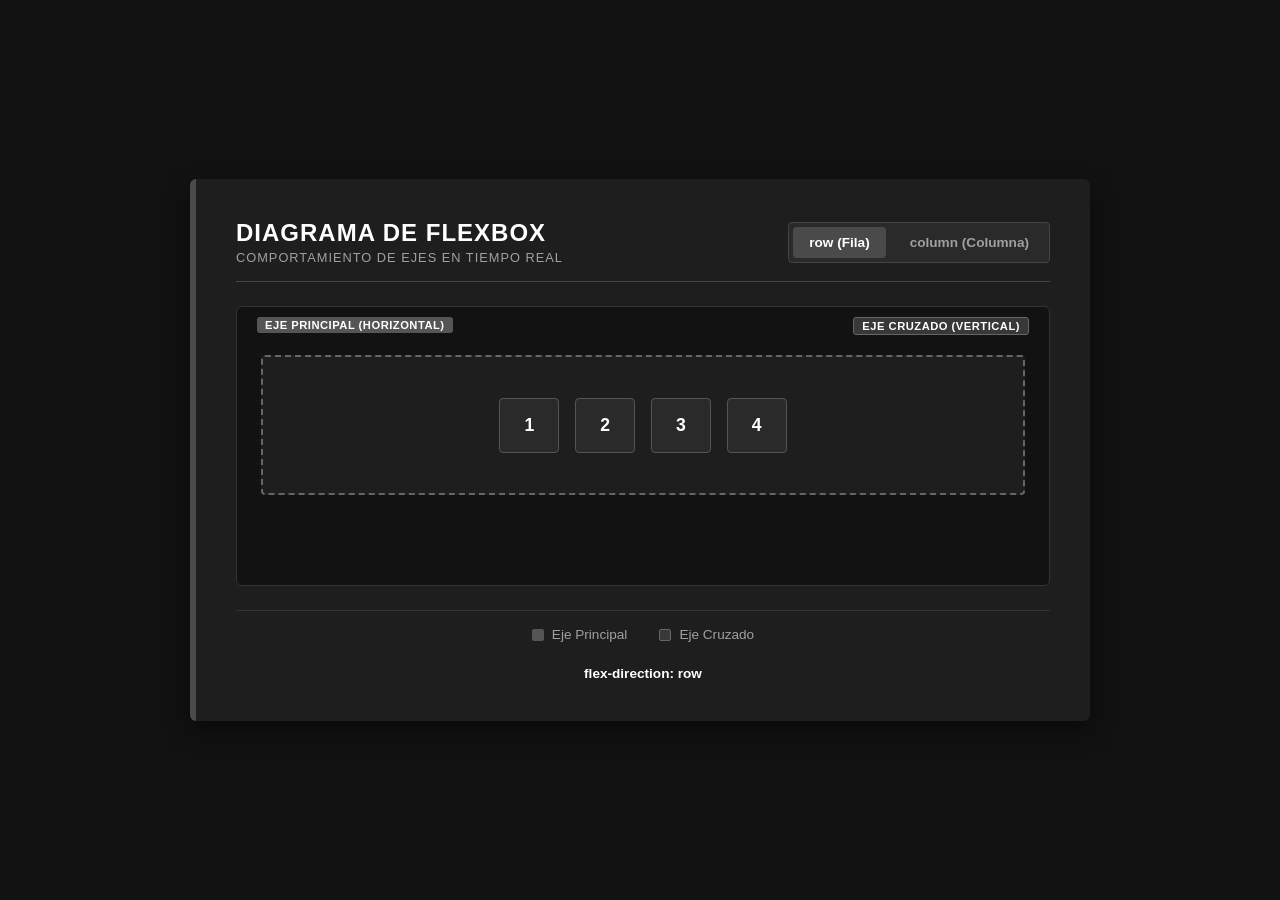
<file: trimestre1/Markdown/hvIngles.html>
<!DOCTYPE html>
<html lang="es">
<head>
    <meta charset="UTF-8">
    <meta name="viewport" content="width=device-width, initial-scale=1.0">
    <title>Diagrama Interactivo de Flexbox</title>
    <style>
        /* === ESTILOS BASE Y MINIMALISTAS (DARK MODE) === */
        * {
            margin: 0;
            padding: 0;
            box-sizing: border-box;
            font-family: 'Segoe UI', Helvetica, Arial, sans-serif;
        }

        /* Fondo principal oscuro */
        body {
            background-color: #121212;
            color: #d4d4d4;
            padding: 2rem 1rem;
            display: flex;
            justify-content: center;
            align-items: center;
            min-height: 100vh;
        }

        /* Contenedor principal de la tarjeta */
        .diagram-card {
            max-width: 900px;
            width: 100%;
            background-color: #1e1e1e;
            padding: 2.5rem;
            border-radius: 6px;
            border-left: 6px solid #4a4a4a;
            box-shadow: 0 10px 25px rgba(0, 0, 0, 0.5);
            display: flex;
            flex-direction: column;
            gap: 1.5rem;
        }

        /* Encabezado */
        .diagram-header {
            display: flex;
            justify-content: space-between;
            align-items: center;
            flex-wrap: wrap;
            gap: 1rem;
            border-bottom: 1px solid #444444;
            padding-bottom: 1rem;
        }

        h1 {
            font-size: 1.5rem;
            color: #ffffff;
            text-transform: uppercase;
            letter-spacing: 1px;
        }

        h1 small {
            display: block;
            font-size: 0.8rem;
            color: #a0a0a0;
            font-weight: normal;
            margin-top: 0.2rem;
        }

        /* Controles de botones (Fila / Columna) */
        .controls {
            display: flex;
            gap: 0.5rem;
            background-color: #2a2a2a;
            padding: 4px;
            border-radius: 4px;
            border: 1px solid #444444;
        }

        .controls button {
            background: transparent;
            border: none;
            color: #a0a0a0;
            padding: 0.5rem 1rem;
            border-radius: 4px;
            cursor: pointer;
            font-weight: bold;
            font-size: 0.85rem;
            transition: all 0.3s;
        }

        .controls button.active {
            background-color: #4a4a4a;
            color: #ffffff;
        }

        /* Área visual del diagrama */
        .diagram-container {
            position: relative;
            background-color: #121212;
            border-radius: 6px;
            border: 1px solid #333333;
            padding: 3rem 1.5rem 2rem 1.5rem;
            min-height: 280px;
        }

        /* Contenedor Flex principal */
        .flex-container {
            display: flex;
            gap: 1rem;
            padding: 1.5rem;
            background-color: #1e1e1e;
            border-radius: 4px;
            border: 2px dashed #666666;
            min-height: 140px;
            align-items: center;
            justify-content: center;
            flex-wrap: wrap;
            transition: all 0.3s ease;
        }

        /* Clases para cambiar dirección desde JS */
        .flex-container.row {
            flex-direction: row;
        }

        .flex-container.column {
            flex-direction: column;
        }

        /* Ítems internos del Flex */
        .flex-item {
            background-color: #2a2a2a;
            border: 1px solid #555555;
            border-radius: 4px;
            padding: 1rem 1.5rem;
            font-weight: bold;
            color: #ffffff;
            font-size: 1.1rem;
            min-width: 50px;
            text-align: center;
        }

        /* Etiquetas de los ejes (Main y Cross) */
        .axis-label {
            position: absolute;
            font-size: 0.7rem;
            font-weight: bold;
            color: #ffffff;
            background-color: #333333;
            padding: 2px 8px;
            border-radius: 3px;
            letter-spacing: 0.5px;
        }

        .axis-label.main { background-color: #555555; }
        .axis-label.cross { background-color: #383838; border: 1px solid #666666; }

        /* Leyenda inferior */
        .legend {
            display: flex;
            justify-content: center;
            gap: 2rem;
            flex-wrap: wrap;
            font-size: 0.85rem;
            color: #a0a0a0;
            border-top: 1px solid #333333;
            padding-top: 1rem;
        }

        .legend-item {
            display: flex;
            align-items: center;
            gap: 0.5rem;
        }

        .color-dot {
            width: 12px;
            height: 12px;
            border-radius: 2px;
        }

        /* Pie de página explicativo */
        .diagram-footer {
            text-align: center;
            font-size: 0.85rem;
            color: #888888;
        }

        .diagram-footer strong {
            color: #ffffff;
        }
    </style>
</head>
<body>

    <article class="diagram-card">

        <!-- ENCABEZADO -->
        <header class="diagram-header">
            <h1>
                Diagrama de Flexbox
                <small>Comportamiento de ejes en tiempo real</small>
            </h1>

            <div class="controls">
                <button class="active" onclick="setDirection('row')">row (Fila)</button>
                <button onclick="setDirection('column')">column (Columna)</button>
            </div>
        </header>

        <!-- DIAGRAMA VISUAL -->
        <figure class="diagram-container">
            <div class="flex-container row" id="flexContainer">
                <div class="flex-item">1</div>
                <div class="flex-item">2</div>
                <div class="flex-item">3</div>
                <div class="flex-item">4</div>
            </div>
            <div id="axisLabels"></div>
        </figure>

        <!-- LEYENDA -->
        <aside class="legend">
            <span class="legend-item"><span class="color-dot" style="background: #555555;"></span> Eje Principal</span>
            <span class="legend-item"><span class="color-dot" style="background: #383838; border: 1px solid #666666;"></span> Eje Cruzado</span>
        </aside>

        <!-- PIE -->
        <footer class="diagram-footer">
            <strong>flex-direction: <span id="directionDisplay">row</span></strong>
        </footer>

    </article>

    <!-- SCRIPT SENCILLO Y CLARO -->
    <script>
        const container = document.getElementById('flexContainer');
        const directionDisplay = document.getElementById('directionDisplay');
        const axisLabelsContainer = document.getElementById('axisLabels');
        const buttons = document.querySelectorAll('.controls button');

        function setDirection(direction) {
            // Cambia la clase row/column en el contenedor
            container.className = `flex-container ${direction}`;
            directionDisplay.innerText = direction;

            // Actualiza los botones activos
            buttons.forEach(btn => btn.classList.remove('active'));
            event.target.classList.add('active');

            // Actualiza las etiquetas de los ejes visuales
            updateLabels(direction);
        }

        function updateLabels(direction) {
            axisLabelsContainer.innerHTML = '';

            const mainLabel = document.createElement('div');
            mainLabel.className = 'axis-label main';

            const crossLabel = document.createElement('div');
            crossLabel.className = 'axis-label cross';

            if (direction === 'row') {
                mainLabel.innerText = 'EJE PRINCIPAL (HORIZONTAL)';
                mainLabel.style.top = '10px';
                mainLabel.style.left = '20px';

                crossLabel.innerText = 'EJE CRUZADO (VERTICAL)';
                crossLabel.style.top = '10px';
                crossLabel.style.right = '20px';
            } else {
                mainLabel.innerText = 'EJE PRINCIPAL (VERTICAL)';
                mainLabel.style.top = '10px';
                mainLabel.style.left = '20px';

                crossLabel.innerText = 'EJE CRUZADO (HORIZONTAL)';
                crossLabel.style.bottom = '10px';
                crossLabel.style.left = '20px';
            }

            axisLabelsContainer.appendChild(mainLabel);
            axisLabelsContainer.appendChild(crossLabel);
        }

        // Inicializar etiquetas al cargar
        updateLabels('row');
    </script>

</body>
</html>
</file>
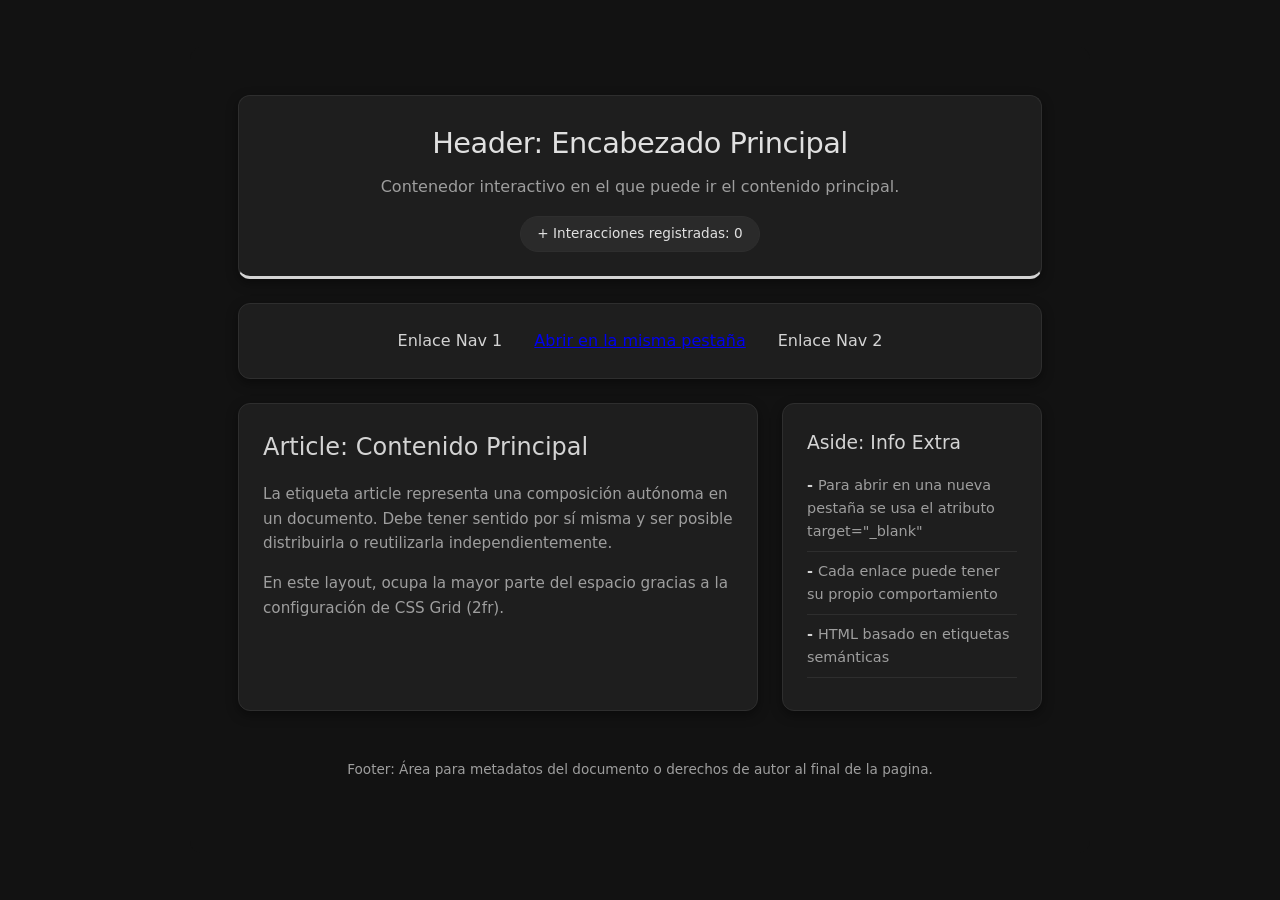
<file: trimestre1/FrontEnd/htmlBasics/HTML/ejemplo.html/divs.html>
<!DOCTYPE html> <!-- Indica que la pagina es HTML5 -->
<html lang="es"> <!-- indica el idioma de la página -->

<head>
    <meta charset="UTF-8">
    <meta name="viewport" content="width=device-width, initial-scale=1.0, viewport-fit=cover">
    <!-- Título de la página, para identificar el documento en el navegador -->
    <title>Layout Semántico</title>
    
    <style>
        /* ---------- VARIABLES DE DISEÑO ---------- */
        /* Paleta de colores para mantener consistencia en todo el código */
        * {
            margin: 0;
            padding: 0;
            box-sizing: border-box;
        }

        :root {
            /* Colores base: grises oscuros y subtonos claros */
            --fondo-principal: #121212;
            --fondo-caja: #1e1e1e;
            --texto-principal: #e0e0e0;
            --texto-secundario: #9e9e9e;
            --color-acento: #d4d4d4; 
            --borde-caja: #2e2e2e;
            
            /* Sombras suaves para dar jerarquía visual sin saturar */
            --sombra-suave: 0 4px 12px rgba(0, 0, 0, 0.4);
            --sombra-hover: 0 10px 25px rgba(0, 0, 0, 0.6);
            
            /* Bordes redondeados estándar */
            --radio-bordes: 12px;
            
            /* Familia tipográfica, optimizada para pantallas modernas */
            --fuente-principal: 'Inter', system-ui, -apple-system, sans-serif;
        }

        /* Configuración del cuerpo (body) del documento */
        body {
            background-color: var(--fondo-principal);
            font-family: var(--fuente-principal);
            color: var(--texto-principal);
            display: flex;
            justify-content: center;
            align-items: center;
            min-height: 100vh;
            padding: 2rem;
            line-height: 1.6;
        }

        /* Contenedor principal que envuelve toda la estructura del layout */
        .contenedor-principal {
            max-width: 900px;
            width: 100%;
            background: var(--fondo-principal);
            border-radius: var(--radio-bordes);
            padding: 3rem;
            transition: all 0.3s ease;
        }

        /* Estilo base para todas las cajas semánticas del layout */
        .caja-semantica {
            background: var(--fondo-caja);
            border: 1px solid var(--borde-caja);
            border-radius: var(--radio-bordes);
            padding: 1.5rem;
            margin-bottom: 1.5rem;
            transition: all 0.3s ease;
            box-shadow: var(--sombra-suave);
        }

        /* Efecto al pasar el cursor: levanta ligeramente la caja para indicar interactividad */
        .caja-semantica:hover {
            transform: translateY(-3px);
            box-shadow: var(--sombra-hover);
            border-color: #555555;
        }

        /* Encabezado principal (Header) */
        .encabezado-interactivo {
            text-align: center;
            border-bottom: 3px solid var(--color-acento);
            cursor: pointer;
        }

        .encabezado-interactivo h1 {
            font-size: 1.8rem;
            font-weight: 300;
            letter-spacing: -0.5px;
            margin-bottom: 0.5rem;
        }

        .encabezado-interactivo p {
            color: var(--texto-secundario);
            font-size: 1rem;
        }

        /* Contador de interacciones para practicar JavaScript básico */
        .contador-clicks {
            display: inline-block;
            margin-top: 1rem;
            font-size: 0.85rem;
            background: #2a2a2a;
            color: var(--texto-principal);
            padding: 0.4rem 1rem;
            border-radius: 20px;
            font-weight: 500;
            border: 1px solid var(--borde-caja);
        }

        /* Animación simple para dar retroalimentación visual al hacer clic */
        .animacion-pulso {
            animation: animacionLatido 0.4s ease;
        }

        @keyframes animacionLatido {
            0% { transform: scale(1); }
            50% { transform: scale(1.2); color: #ffffff; }
            100% { transform: scale(1); }
        }

        /* Barra de navegación (Nav) usando Flexbox */
        nav.caja-semantica {
            text-align: center;
            font-weight: 500;
            color: var(--color-acento);
            display: flex;
            justify-content: center;
            gap: 2rem;
        }

        /* Contenedor de sección (Section) usando CSS Grid para dividir en dos columnas */
        .layout-dividido {
            display: grid;
            grid-template-columns: 2fr 1fr; /* Asigna más espacio al artículo que al aside */
            gap: 1.5rem;
        }

        /* Tipografía para los títulos dentro del artículo y aside */
        .articulo-principal h2, .barra-lateral h3 {
            font-weight: 400;
            margin-bottom: 1rem;
            color: var(--color-acento);
        }

        .articulo-principal p {
            color: var(--texto-secundario);
            margin-bottom: 1rem;
            font-size: 0.95rem;
        }

        /* Estilos para listas dentro del aside */
        .barra-lateral ul {
            list-style: none;
            color: var(--texto-secundario);
            font-size: 0.9rem;
        }

        .barra-lateral li {
            margin-bottom: 0.5rem;
            padding-bottom: 0.5rem;
            border-bottom: 1px solid var(--borde-caja);
        }

        .barra-lateral li::before {
            content: "- ";
            color: var(--color-acento);
            font-weight: bold;
        }

        /* Pie de página (Footer), diseñado para ser sutil y no competir visualmente */
        footer.caja-semantica {
            text-align: center;
            font-size: 0.85rem;
            color: var(--texto-secundario);
            margin-bottom: 0;
            border: none;
            background: transparent;
            box-shadow: none;
        }

        /* Diseño responsivo para adaptarse a pantallas pequeñas */
        @media (max-width: 768px) {
            .contenedor-principal {
                padding: 1.5rem;
            }
            .layout-dividido {
                grid-template-columns: 1fr; /* Colapsa el grid a una sola columna */
            }
        }
    </style>
</head>

<body>

    <!-- Contenedor principal que agrupa todo el layout semántico -->
    <main class="contenedor-principal">

        <!-- HEADER: Utilizado para introducir la página o sección. Incluye interactividad con JS -->
        <header class="caja-semantica encabezado-interactivo" id="headerInteractivo" aria-label="Encabezado principal interactivo">
            <h1>Header: Encabezado Principal</h1>
            <p>Contenedor interactivo en el que puede ir el contenido principal.</p>
            
            <div class="contador-clicks">
                <span id="iconoInteraccion"> + </span> 
                Interacciones registradas: <span id="conteoAcciones">0</span>
            </div>
        </header>

        <!-- NAV: Utilizado exclusivamente para enlaces de navegación principal -->
        <nav class="caja-semantica" aria-label="Navegación principal">
            <span>Enlace Nav 1</span> <!--los nav son links internos a secciones de la misma página-->
            <a href="https://www.youtube.com/watch?v=QDia3e12czc&autoplay=1"> Abrir en la misma pestaña</a>
            <span>Enlace Nav 2</span>
        </nav>

        <!-- SECTION: Utilizado para agrupar contenido temáticamente relacionado -->
        <section class="layout-dividido" aria-label="Sección de contenido estructurado">
            
            <!-- ARTICLE: Utilizado para contenido independiente y autónomo que tiene sentido por sí solo -->
            <article class="caja-semantica articulo-principal" aria-label="Artículo principal">
                <h2>Article: Contenido Principal</h2>
                <p>La etiqueta article representa una composición autónoma en un documento. Debe tener sentido por sí misma y ser posible distribuirla o reutilizarla independientemente.</p>
                <p>En este layout, ocupa la mayor parte del espacio gracias a la configuración de CSS Grid (2fr).</p>
            </article>

            <!-- ASIDE: Utilizado para contenido tangencialmente relacionado con el contenido a su alrededor -->
            <aside class="caja-semantica barra-lateral" aria-label="Contenido complementario">
                <h3>Aside: Info Extra</h3>
                <ul>
                    <li>Para abrir en una nueva pestaña se usa el atributo target="_blank"</li>
                    <li>Cada enlace puede tener su propio comportamiento</li>
                    <li>HTML basado en etiquetas semánticas</li>
                </ul>
            </aside>

        </section>

        <!-- FOOTER: Utilizado para información sobre el autor, derechos de autor o enlaces legales -->
        <footer class="caja-semantica" aria-label="Pie de página">
            Footer: Área para metadatos del documento o derechos de autor al final de la pagina.
        </footer>

    </main>

    <!-- Script para estudiar cómo manipular el DOM y usar LocalStorage -->
    <script>
        // Función anónima autoejecutable para no contaminar el scope global
        (function() {
            // Selección de elementos del DOM
            const headerElemento = document.getElementById('headerInteractivo');
            const iconoElemento = document.getElementById('iconoInteraccion');
            const textoConteoElemento = document.getElementById('conteoAcciones');
            
            // Inicialización de variable de estado
            let contadorInteracciones = 0;
            
            // Intento de recuperar los datos almacenados previamente en el navegador
            try {
                const datosGuardados = localStorage.getItem('estudioLayoutContador');
                if (datosGuardados !== null) {
                    contadorInteracciones = parseInt(datosGuardados, 10);
                }
            } catch(e) { 
                // Manejo de error silencioso si localStorage no está disponible
            }
            
            // Función para actualizar el DOM y persistir el dato
            function sincronizarEstado() {
                if (textoConteoElemento) textoConteoElemento.innerText = contadorInteracciones;
                try {
                    localStorage.setItem('estudioLayoutContador', contadorInteracciones);
                } catch(e) {}
            }
            
            // Función para ejecutar la animación CSS reiniciando la clase
            function ejecutarAnimacion() {
                if (!iconoElemento) return;
                iconoElemento.classList.remove('animacion-pulso');
                void iconoElemento.offsetWidth; // Reflow forzado para reiniciar la animación
                iconoElemento.classList.add('animacion-pulso');
                iconoElemento.innerText = '*'; 
                
                // Restauración del icono original después de la duración de la animación CSS
                setTimeout(() => {
                    iconoElemento.classList.remove('animacion-pulso');
                    iconoElemento.innerText = '+';
                }, 400);
            }
            
            // Manejador de eventos principal
            function procesarClic() {
                contadorInteracciones++; 
                sincronizarEstado(); 
                ejecutarAnimacion(); 
            }
            
            // Asignación de Event Listener al header si existe en el DOM
            if (headerElemento) {
                headerElemento.addEventListener('click', procesarClic);
            }
            
            // Llamado a la función de sincronización al cargar la página para mostrar el estado inicial
            sincronizarEstado();
        })();
    </script>
</body>

</html>
</file>
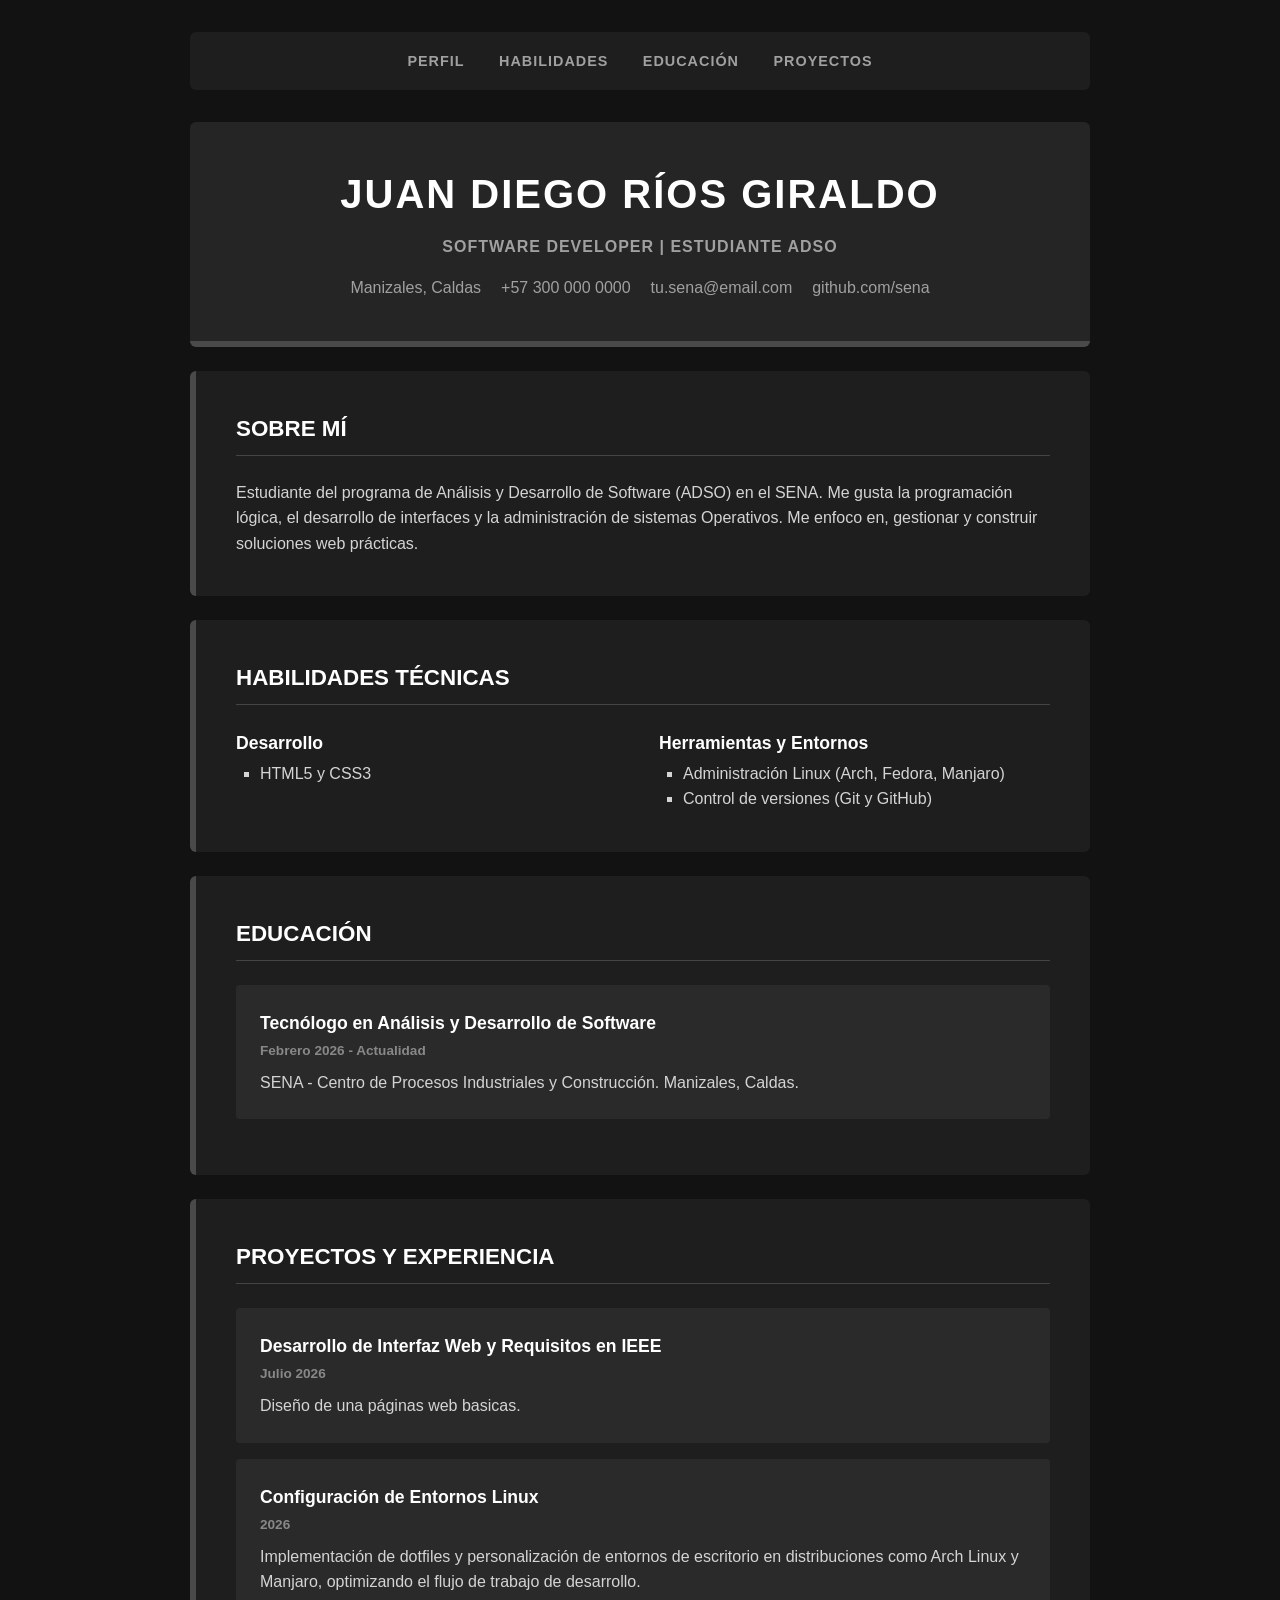
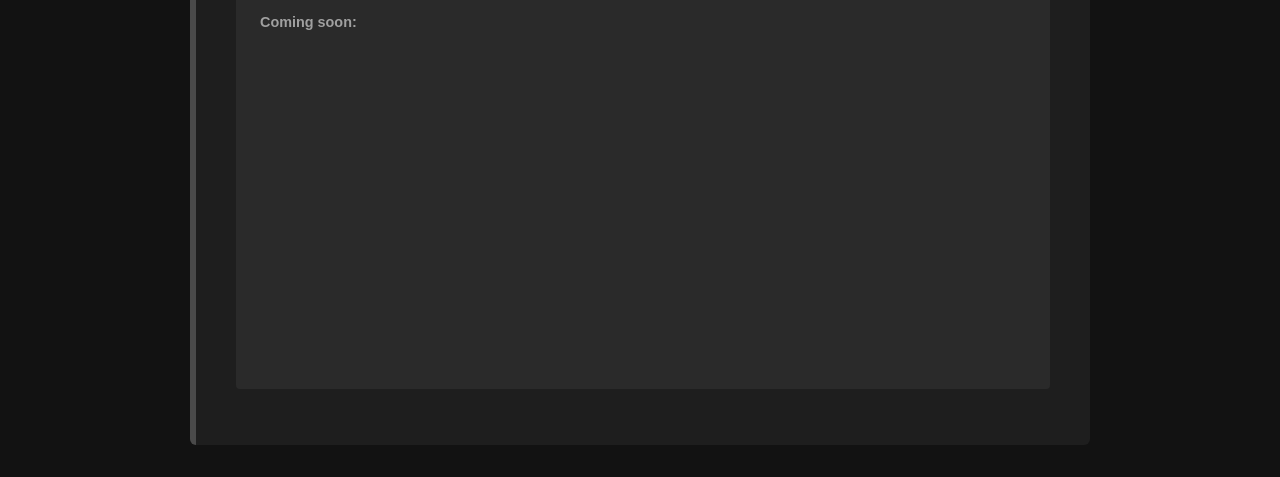
<file: trimestre1/FrontEnd/htmlBasics/HTML/ejemplo.html/ejemplohv1.html>
<!DOCTYPE html>
<html lang="es">
<head>
    <meta charset="UTF-8">
    <meta name="viewport" content="width=device-width, initial-scale=1.0">
    <title>Juan Diego Ríos Giraldo - CV</title>
    <style>
        /* === ESTILOS BASE Y MINIMALISTAS (DARK MODE) === */
        * {
            margin: 0;
            padding: 0;
            box-sizing: border-box;
            font-family: 'Segoe UI', Helvetica, Arial, sans-serif;
        }

        /* FONDO PRINCIPAL ULTRA OSCURO */
        body {
            background-color: #121212; /* Gris casi negro */
            color: #d4d4d4; /* Gris claro para textos largos (más cómodo de leer que blanco puro) */
            padding: 2rem 1rem;
            line-height: 1.6;
        }

        /* === MENÚ DE NAVEGACIÓN === */
        nav {
            background-color: #1e1e1e; /* Gris oscuro */
            max-width: 900px;
            margin: 0 auto 2rem auto;
            padding: 1rem;
            border-radius: 6px;
            text-align: center;
        }

        nav a {
            color: #a0a0a0;
            text-decoration: none;
            margin: 0 15px;
            font-size: 0.9rem;
            font-weight: bold;
            text-transform: uppercase;
            letter-spacing: 1px;
            transition: color 0.3s;
        }

        nav a:hover {
            color: #ffffff;
        }

        /* === CONTENEDOR DE INFORMACIÓN === */
        .cv-container {
            max-width: 900px;
            margin: 0 auto;
            display: flex;
            flex-direction: column;
            gap: 1.5rem;
        }

        /* SECCIONES (Subtonos grises) */
        .seccion {
            background-color: #1e1e1e; /* Gris oscuro para las tarjetas */
            padding: 2.5rem;
            border-radius: 6px;
            border-left: 6px solid #4a4a4a; /* Acento en gris medio */
        }

        /* Cabecera específica */
        .cabecera {
            background-color: #252525; /* Un tono levamente más claro que las secciones */
            text-align: center;
            border-left: none;
            border-bottom: 6px solid #4a4a4a;
        }

        /* Tipografía (Títulos en blanco puro para contrastar) */
        h1 {
            font-size: 2.5rem;
            color: #ffffff; /* Blanco puro */
            text-transform: uppercase;
            letter-spacing: 2px;
            margin-bottom: 0.5rem;
        }

        h2 {
            font-size: 1.4rem;
            color: #ffffff; /* Blanco puro */
            text-transform: uppercase;
            border-bottom: 1px solid #444444;
            padding-bottom: 0.5rem;
            margin-bottom: 1.5rem;
        }

        h3 {
            font-size: 1.1rem;
            color: #ffffff;
            margin-bottom: 0.2rem;
        }

        p, li {
            font-size: 1rem;
            color: #d4d4d4; /* Blanco suavizado */
        }

        /* Datos de contacto */
        .contacto {
            list-style: none;
            display: flex;
            justify-content: center;
            gap: 20px;
            margin-top: 1rem;
            flex-wrap: wrap;
        }

        .contacto li {
            color: #a0a0a0;
        }

        /* Cuadrícula para habilidades */
        .grid-habilidades {
            display: grid;
            grid-template-columns: 1fr 1fr;
            gap: 2rem;
        }

        .grid-habilidades ul {
            list-style-type: square;
            padding-left: 1.5rem;
        }

        /* Cajas de items (Educación y Experiencia) */
        .item {
            background-color: #2a2a2a; /* Gris un nivel más claro para resaltar dentro de la sección */
            padding: 1.5rem;
            margin-bottom: 1rem;
            border-radius: 4px;
        }

        .fecha {
            font-size: 0.85rem;
            font-weight: bold;
            color: #888888;
            display: block;
            margin-bottom: 0.5rem;
        }

        /* Responsive para móviles */
        @media (max-width: 600px) {
            .grid-habilidades {
                grid-template-columns: 1fr;
            }
            nav a {
                display: block;
                margin: 10px 0;
            }
            .seccion {
                padding: 1.5rem;
            }
            h1 {
                font-size: 1.8rem;
            }
        }
    </style>
</head>
<body>

    <!-- MENÚ DE NAVEGACIÓN -->
    <nav>
        <a href="#perfil">Perfil</a>
        <a href="#habilidades">Habilidades</a>
        <a href="#educacion">Educación</a>
        <a href="#proyectos">Proyectos</a>
    </nav>

    <!-- CONTENEDOR PRINCIPAL -->
    <div class="cv-container">

        <!-- CABECERA -->
        <header class="seccion cabecera" id="perfil">
            <h1>Juan Diego Ríos Giraldo</h1>
            <p style="color: #a0a0a0; font-weight: bold; letter-spacing: 1px;">SOFTWARE DEVELOPER | ESTUDIANTE ADSO</p>
            <ul class="contacto">
                <li>Manizales, Caldas</li>
                <li>+57 300 000 0000</li>
                <li>tu.sena@email.com</li>
                <li>github.com/sena</li>
            </ul>
        </header>

        <!-- SOBRE MÍ -->
        <section class="seccion">
            <h2>Sobre mí</h2>
            <p>Estudiante del programa de Análisis y Desarrollo de Software (ADSO) en el SENA. Me gusta la programación lógica, el desarrollo de interfaces y la administración de sistemas Operativos. Me enfoco en, gestionar y construir soluciones web prácticas.</p>
        </section>

        <!-- HABILIDADES -->
        <section class="seccion" id="habilidades">
            <h2>Habilidades Técnicas</h2>
            <div class="grid-habilidades">
                <div>
                    <h3>Desarrollo</h3>
                    <ul>
                        <li>HTML5 y CSS3</li>
                    </ul>
                </div>
                <div>
                    <h3>Herramientas y Entornos</h3>
                    <ul>
                        <li>Administración Linux (Arch, Fedora, Manjaro)</li>
                        <li>Control de versiones (Git y GitHub)</li>
                    </ul>
                </div>
            </div>
        </section>

        <!-- EDUCACIÓN -->
        <section class="seccion" id="educacion">
            <h2>Educación</h2>
            <div class="item">
                <h3>Tecnólogo en Análisis y Desarrollo de Software</h3>
                <span class="fecha">Febrero 2026 - Actualidad</span>
                <p>SENA - Centro de Procesos Industriales y Construcción. Manizales, Caldas.</p>
            </div>
        </section>

        <!-- PROYECTOS / EXPERIENCIA -->
        <section class="seccion" id="proyectos">
            <h2>Proyectos y Experiencia</h2>
            
            <div class="item">
                <h3>Desarrollo de Interfaz Web y Requisitos en IEEE</h3>
                <span class="fecha">Julio 2026</span>
                <p>Diseño de una páginas web basicas.</p>
            </div>

            <div class="item">
                <h3>Configuración de Entornos Linux</h3>
                <span class="fecha">2026</span>
                <p>Implementación de dotfiles y personalización de entornos de escritorio en distribuciones como Arch Linux y Manjaro, optimizando el flujo de trabajo de desarrollo.</p>
                
                <!-- VIDEO INCRUSTADO -->
                <div style="margin-top: 1rem;">
                    <p style="font-size: 0.9rem; font-weight: bold; margin-bottom: 0.5rem; color: #a0a0a0;">Coming soon:</p>
                    <iframe 
                        width="100%" 
                        height="315" 
                        src="https://www.youtube.com" 
                        frameborder="0" 
                        allow="autoplay; encrypted-media" 
                        allowfullscreen>
                    </iframe>
                </div>
            </div>
        </section>

    </div>

</body>
</html>
</file>
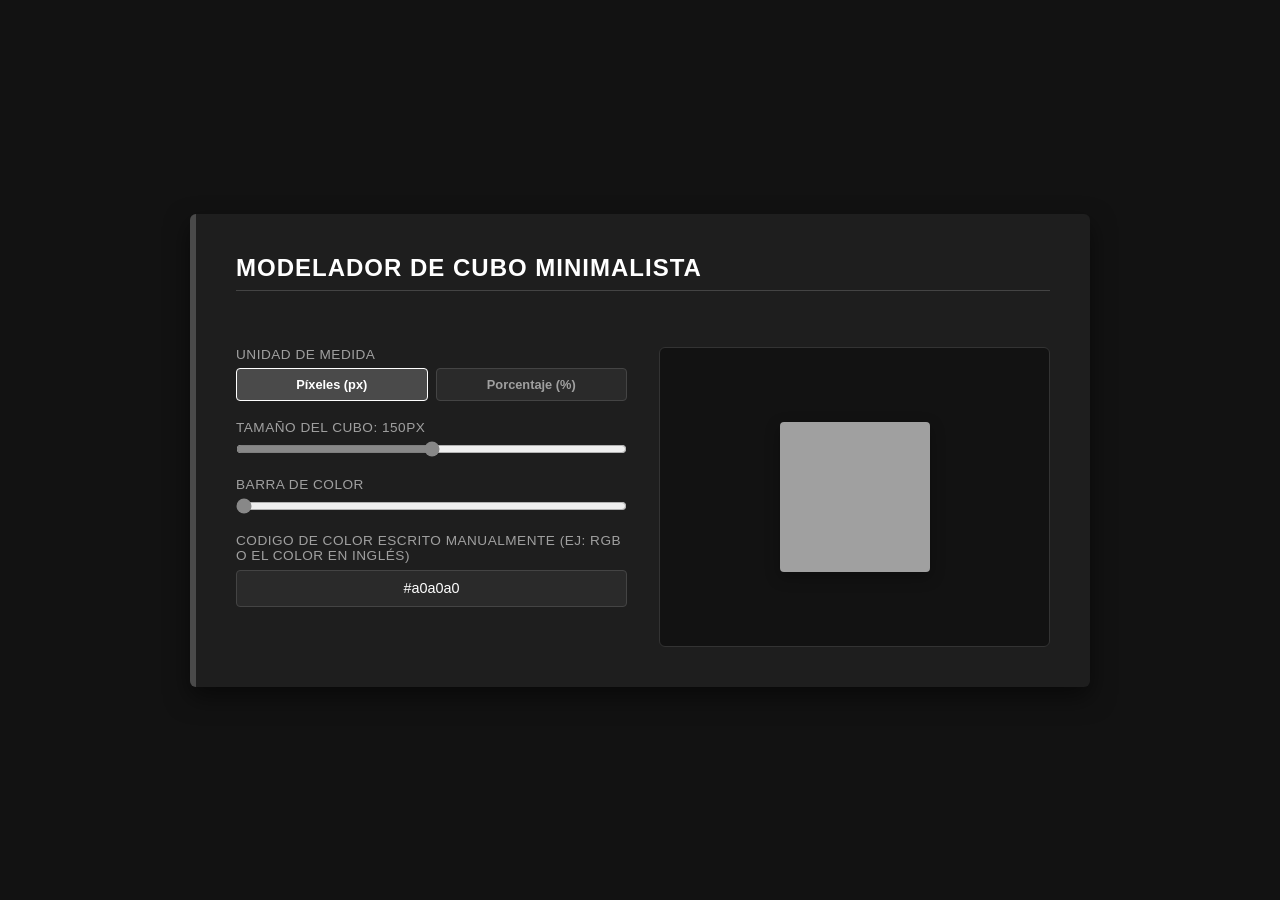
<file: trimestre1/FrontEnd/htmlBasics/HTML/ejemplo.html/ejercicio13.HTML>
<!DOCTYPE html>
<html lang="es">
<head>
    <meta charset="UTF-8">
    <meta name="viewport" content="width=device-width, initial-scale=1.0">
    <title>Modelador de Cubo Minimalista</title>
    <style>
        /* === ESTILOS BASE Y MINIMALISTAS (DARK MODE) === */
        * {
            margin: 0;
            padding: 0;
            box-sizing: border-box;
            font-family: 'Segoe UI', Helvetica, Arial, sans-serif;
        }

        /* Fondo principal oscuro */
        body {
            background-color: #121212;
            color: #d4d4d4;
            padding: 2rem 1rem;
            display: flex;
            justify-content: center;
            align-items: center;
            min-height: 100vh;
        }

        /* Contenedor general */
        .app-container {
            max-width: 900px;
            width: 100%;
            display: grid;
            grid-template-columns: 1fr 1fr;
            gap: 2rem;
            background-color: #1e1e1e;
            padding: 2.5rem;
            border-radius: 6px;
            border-left: 6px solid #4a4a4a;
            box-shadow: 0 10px 25px rgba(0, 0, 0, 0.5);
        }

        /* Títulos */
        h1 {
            font-size: 1.5rem;
            color: #ffffff;
            text-transform: uppercase;
            letter-spacing: 1px;
            margin-bottom: 1.5rem;
            grid-column: 1 / -1;
            border-bottom: 1px solid #444444;
            padding-bottom: 0.5rem;
        }

        /* Panel de controles */
        .controles {
            display: flex;
            flex-direction: column;
            gap: 1.2rem;
        }

        .grupo-control {
            display: flex;
            flex-direction: column;
            gap: 0.4rem;
        }

        label {
            font-size: 0.85rem;
            color: #a0a0a0;
            text-transform: uppercase;
            letter-spacing: 0.5px;
        }

        /* Selector de unidad */
        .selector-opciones {
            display: flex;
            gap: 0.5rem;
        }

        .btn-opcion {
            flex: 1;
            background-color: #2a2a2a;
            border: 1px solid #444444;
            color: #a0a0a0;
            padding: 0.5rem;
            border-radius: 4px;
            cursor: pointer;
            font-weight: bold;
            font-size: 0.8rem;
            transition: all 0.3s;
        }

        .btn-opcion.activo {
            background-color: #4a4a4a;
            color: #ffffff;
            border-color: #ffffff;
        }

        /* Sliders */
        input[type="range"] {
            width: 100%;
            accent-color: #888888;
            cursor: pointer;
        }

        /* Input de texto único para código de color manual */
        .input-manual {
            width: 100%;
            background-color: #2a2a2a;
            border: 1px solid #444444;
            color: #ffffff;
            padding: 0.6rem;
            border-radius: 4px;
            font-size: 0.9rem;
            text-align: center;
            outline: none;
            transition: border-color 0.3s;
        }

        .input-manual:focus {
            border-color: #888888;
        }

        /* Panel de vista previa */
        .vista-previa {
            background-color: #121212;
            border-radius: 6px;
            border: 1px solid #333333;
            display: flex;
            justify-content: center;
            align-items: center;
            min-height: 300px;
            position: relative;
            overflow: hidden;
            padding: 1rem;
        }

        /* El Cubo */
        #cubo {
            width: 150px;
            height: 150px;
            background-color: #a0a0a0;
            border-radius: 4px;
            transition: width 0.1s ease, height 0.1s ease, background-color 0.1s ease;
            box-shadow: 0 5px 15px rgba(0,0,0,0.3);
        }

        /* Adaptabilidad para móviles */
        @media (max-width: 768px) {
            .app-container {
                grid-template-columns: 1fr;
            }
        }
    </style>
</head>
<body>

    <div class="app-container">
        <h1>Modelador de Cubo Minimalista</h1>

        <!-- CONTROLES -->
        <div class="controles">
            
            <!-- Selector de Unidad de Tamaño -->
            <div class="grupo-control">
                <label>Unidad de medida</label>
                <div class="selector-opciones">
                    <button class="btn-opcion activo" onclick="cambiarUnidad('px')">Píxeles (px)</button>
                    <button class="btn-opcion" onclick="cambiarUnidad('%')">Porcentaje (%)</button>
                </div>
            </div>

            <!-- Control de Tamaño -->
            <div class="grupo-control">
                <label>Tamaño del Cubo: <span id="valorTexto">150px</span></label>
                <input type="range" id="sliderTamaño" min="50" max="250" value="150" oninput="actualizarTamaño(this.value)">
            </div>

            <!-- Control de Color por Barra -->
            <div class="grupo-control">
                <label>Barra de Color</label>
                <input type="range" id="sliderColor" min="0" max="360" value="0" oninput="actualizarColorPorBarra(this.value)">
            </div>

            <!-- Entrada Manual de Color (Campo Único) -->
            <div class="grupo-control">
                <label>Codigo de color escrito manualmente (Ej: rgb o el color en inglés)</label>
                <input type="text" id="inputCodigoColor" class="input-manual" value="#a0a0a0" oninput="actualizarColorManual(this.value)" placeholder="#a0a0a0">
            </div>

        </div>

        <!-- VISTA PREVIA -->
        <div class="vista-previa">
            <div id="cubo"></div>
        </div>
    </div>

    <!-- SCRIPT -->
    <script>
        let unidadActual = 'px';

        function cambiarUnidad(unidad) {
            unidadActual = unidad;
            
            const botones = document.querySelectorAll('.selector-opciones .btn-opcion');
            botones.forEach(btn => btn.classList.remove('activo'));
            event.target.classList.add('activo');

            const slider = document.getElementById('sliderTamaño');
            if (unidad === '%') {
                slider.min = 20;
                slider.max = 90;
                slider.value = 50;
            } else {
                slider.min = 50;
                slider.max = 250;
                slider.value = 150;
            }
            
            actualizarTamaño(slider.value);
        }

        function actualizarTamaño(valor) {
            const cubo = document.getElementById('cubo');
            const texto = document.getElementById('valorTexto');

            cubo.style.width = valor + unidadActual;
            cubo.style.height = valor + unidadActual;
            texto.innerText = valor + unidadActual;
        }

        function actualizarColorPorBarra(matiz) {
            const cubo = document.getElementById('cubo');
            const colorHSL = `hsl(${matiz}, 50%, 60%)`;
            cubo.style.backgroundColor = colorHSL;

            // Sincronizo el valor con el campo de texto manual
            document.getElementById('inputCodigoColor').value = colorHSL;
        }

        function actualizarColorManual(codigo) {
            const cubo = document.getElementById('cubo');
            cubo.style.backgroundColor = codigo;
        }
    </script>
</body>
</html>
</file>
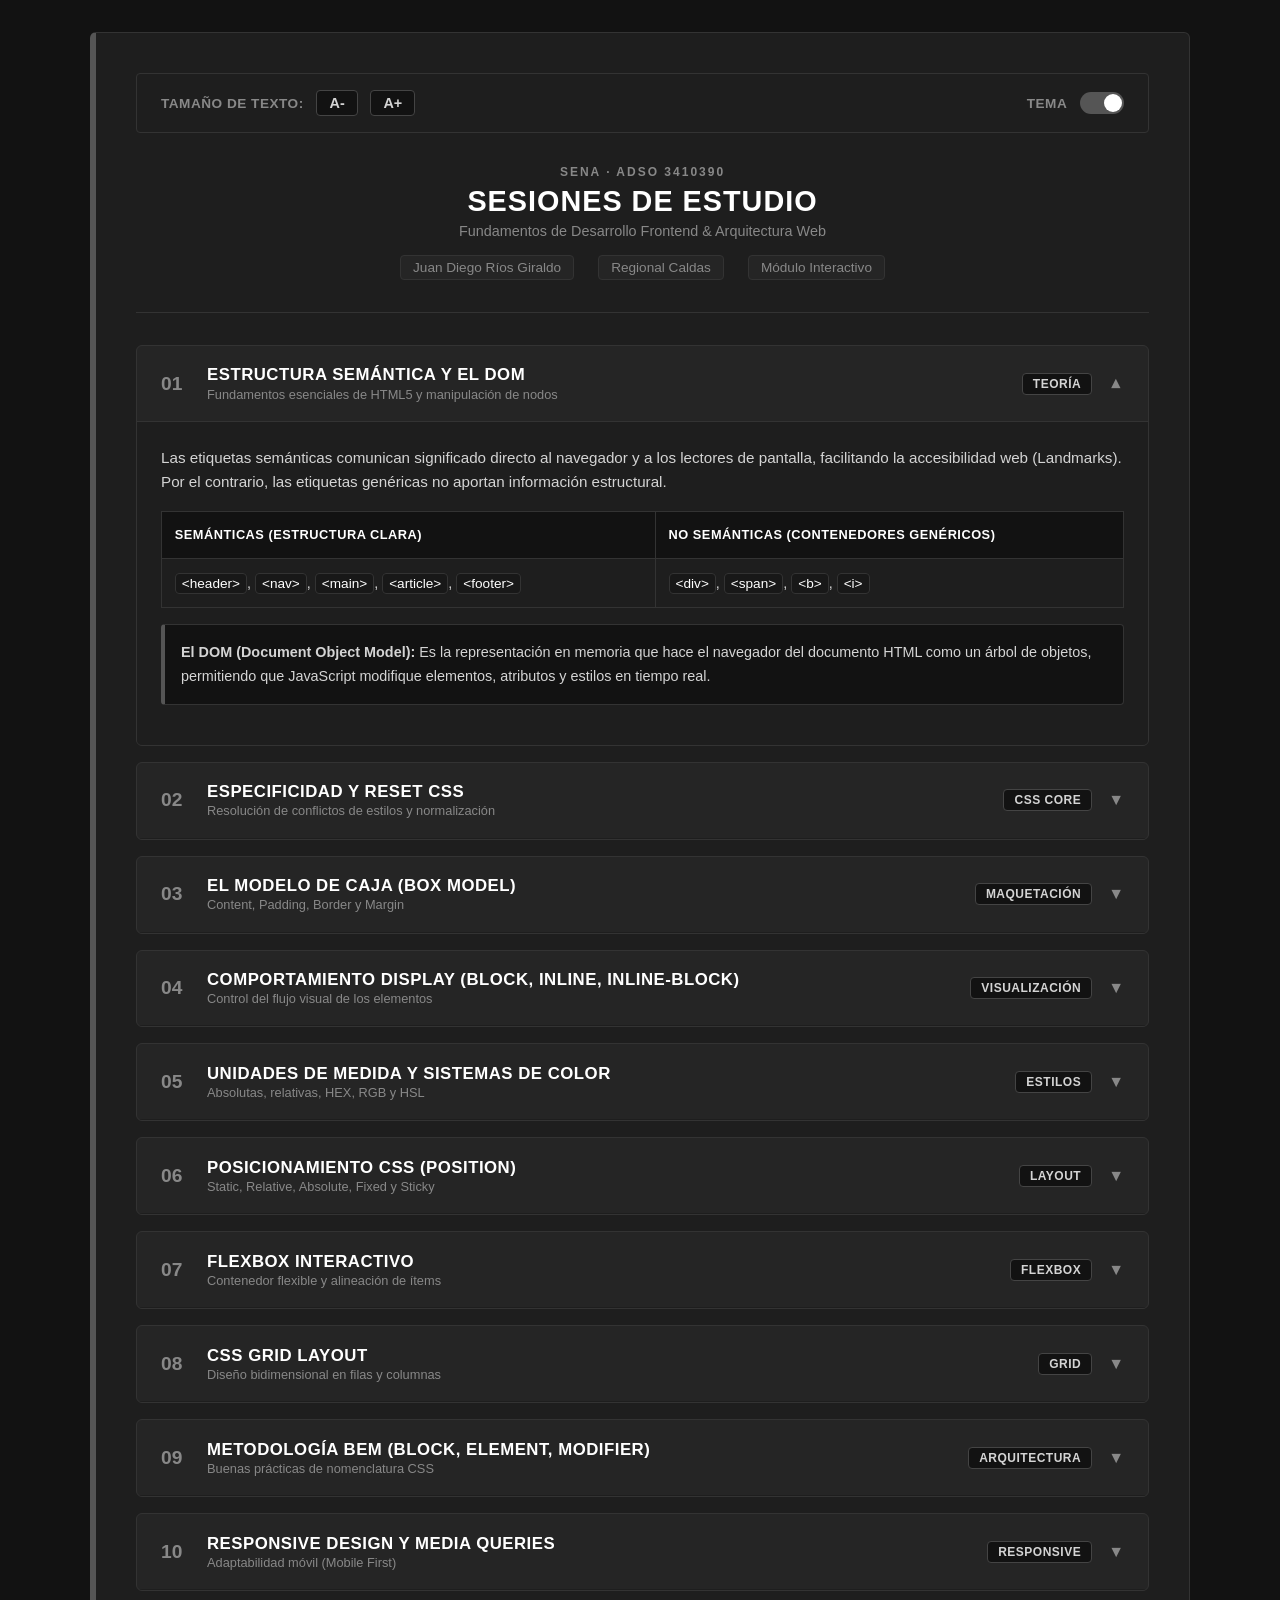
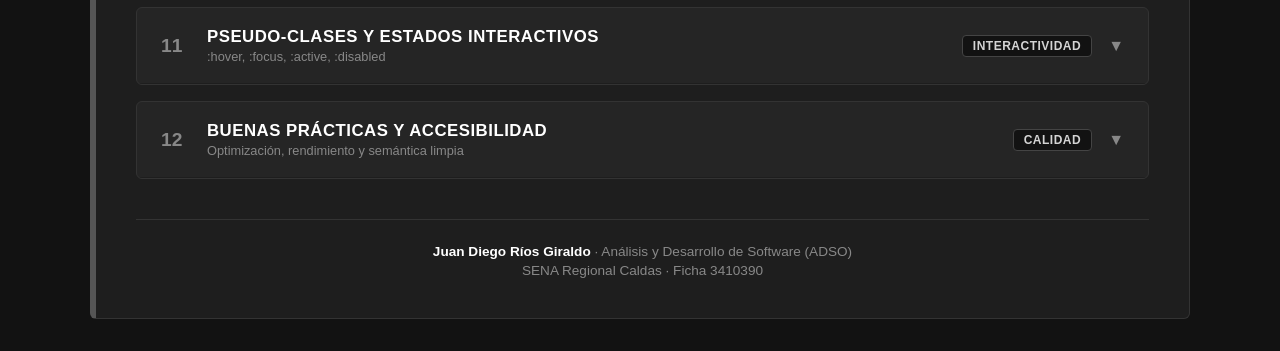
<file: trimestre1/FrontEnd/htmlBasics/HTML_TALLER/Taller2.html/aprende_css.html>
<!DOCTYPE html>
<html lang="es">
<head>
    <meta charset="UTF-8" />
    <meta name="viewport" content="width=device-width, initial-scale=1.0" />
    <title>JCGP · ADSO 3410390 · Sesiones de Estudio</title>
    <style>
        /* ===== ESTILOS BASE Y VARIABLES (DARK MODE MINIMALISTA) ===== */
        * {
            margin: 0;
            padding: 0;
            box-sizing: border-box;
            font-family: 'Segoe UI', Helvetica, Arial, sans-serif;
        }

        :root {
            --bg-body: #121212;
            --bg-card: #1e1e1e;
            --bg-code: #181818;
            --bg-demo: #252525;
            --bg-controls: #1e1e1e;
            --text-primary: #ffffff;
            --text-secondary: #d4d4d4;
            --text-muted: #888888;
            --border-color: #333333;
            --border-light: #444444;
            --accent-color: #555555;
            --accent-hover: #777777;
            --shadow-color: rgba(0, 0, 0, 0.5);
            --font-base: 16px;
        }

        body.light {
            --bg-body: #f4f4f4;
            --bg-card: #ffffff;
            --bg-code: #eeeeee;
            --bg-demo: #f9f9f9;
            --bg-controls: #ffffff;
            --text-primary: #1a1a1a;
            --text-secondary: #444444;
            --text-muted: #666666;
            --border-color: #dddddd;
            --border-light: #cccccc;
            --accent-color: #666666;
            --accent-hover: #333333;
            --shadow-color: rgba(0, 0, 0, 0.08);
        }

        body {
            background-color: var(--bg-body);
            color: var(--text-primary);
            padding: 2rem 1rem;
            min-height: 100vh;
            display: flex;
            justify-content: center;
            align-items: flex-start;
            transition: background-color 0.3s ease, color 0.3s ease;
            font-size: var(--font-base);
        }

        .magazine {
            max-width: 1100px;
            width: 100%;
            background: var(--bg-card);
            border-radius: 6px;
            border-left: 6px solid var(--accent-color);
            padding: 2.5rem;
            box-shadow: var(--shadow-color);
            border-top: 1px solid var(--border-color);
            border-right: 1px solid var(--border-color);
            border-bottom: 1px solid var(--border-color);
            transition: background-color 0.3s ease, border-color 0.3s ease;
        }

        /* ===== BARRA DE CONTROLES SUPERIOR ===== */
        .control-bar {
            display: flex;
            flex-wrap: wrap;
            align-items: center;
            justify-content: space-between;
            gap: 1rem;
            padding: 1rem 1.5rem;
            background: var(--bg-controls);
            border-radius: 4px;
            border: 1px solid var(--border-color);
            margin-bottom: 2rem;
        }

        .control-group {
            display: flex;
            align-items: center;
            gap: 0.8rem;
        }

        .control-group .label {
            font-size: 0.85rem;
            font-weight: 600;
            color: var(--text-muted);
            text-transform: uppercase;
            letter-spacing: 0.5px;
        }

        .font-btn {
            background: var(--bg-body);
            border: 1px solid var(--border-light);
            border-radius: 4px;
            padding: 4px 12px;
            font-size: 0.9rem;
            font-weight: bold;
            color: var(--text-secondary);
            cursor: pointer;
            transition: all 0.2s;
        }

        .font-btn:hover {
            background: var(--accent-color);
            color: #ffffff;
        }

        .theme-toggle {
            position: relative;
            width: 44px;
            height: 22px;
            background: var(--border-light);
            border-radius: 22px;
            cursor: pointer;
            transition: background 0.3s;
            flex-shrink: 0;
        }

        .theme-toggle .slider {
            position: absolute;
            top: 2px;
            left: 2px;
            width: 18px;
            height: 18px;
            background: white;
            border-radius: 50%;
            transition: transform 0.3s ease;
        }

        body:not(.light) .theme-toggle {
            background: var(--accent-color);
        }
        body:not(.light) .theme-toggle .slider {
            transform: translateX(22px);
        }

        .theme-label {
            font-size: 0.85rem;
            font-weight: 600;
            color: var(--text-muted);
            text-transform: uppercase;
            letter-spacing: 0.5px;
        }

        /* ===== PORTADA / ENCABEZADO ===== */
        .cover {
            text-align: center;
            padding-bottom: 2rem;
            border-bottom: 1px solid var(--border-color);
            margin-bottom: 2rem;
        }

        .cover .label {
            font-size: 0.75rem;
            text-transform: uppercase;
            letter-spacing: 2px;
            color: var(--text-muted);
            font-weight: 600;
            margin-bottom: 0.4rem;
        }

        .cover h1 {
            font-size: 1.8rem;
            font-weight: 700;
            color: var(--text-primary);
            text-transform: uppercase;
            letter-spacing: 1px;
        }

        .cover h1 small {
            display: block;
            font-size: 0.9rem;
            font-weight: normal;
            color: var(--text-muted);
            margin-top: 0.3rem;
            text-transform: none;
            letter-spacing: 0;
        }

        .cover .meta {
            display: flex;
            justify-content: center;
            gap: 1.5rem;
            flex-wrap: wrap;
            margin-top: 1rem;
            font-size: 0.85rem;
            color: var(--text-muted);
        }

        .cover .meta span {
            background: var(--bg-demo);
            padding: 4px 12px;
            border-radius: 4px;
            border: 1px solid var(--border-color);
            font-weight: 500;
        }

        /* ===== SISTEMA DE ACORDEÓN (SESIONES DE ESTUDIO) ===== */
        .accordion {
            display: flex;
            flex-direction: column;
            gap: 1rem;
        }

        .accordion-item {
            background: var(--bg-demo);
            border-radius: 6px;
            border: 1px solid var(--border-color);
            overflow: hidden;
            transition: border-color 0.2s;
        }

        .accordion-item:hover {
            border-color: var(--border-light);
        }

        .accordion-header {
            display: flex;
            align-items: center;
            gap: 1rem;
            padding: 1.2rem 1.5rem;
            cursor: pointer;
            user-select: none;
            background: transparent;
            border: none;
            width: 100%;
            text-align: left;
            color: inherit;
        }

        .accordion-header .number {
            font-size: 1.2rem;
            font-weight: 700;
            color: var(--text-muted);
            min-width: 30px;
        }

        .accordion-header .title-group {
            flex: 1;
        }

        .accordion-header .title-group h2 {
            font-size: 1.05rem;
            font-weight: 600;
            color: var(--text-primary);
            text-transform: uppercase;
            letter-spacing: 0.5px;
        }

        .accordion-header .title-group .sub {
            font-size: 0.8rem;
            color: var(--text-muted);
            display: block;
            margin-top: 0.1rem;
        }

        .accordion-header .badge {
            background: var(--bg-body);
            color: var(--text-secondary);
            border: 1px solid var(--border-light);
            padding: 3px 10px;
            border-radius: 4px;
            font-size: 0.75rem;
            font-weight: 600;
            text-transform: uppercase;
            letter-spacing: 0.5px;
        }

        .accordion-header .icon-arrow {
            font-size: 1rem;
            color: var(--text-muted);
            transition: transform 0.3s;
        }

        .accordion-item.open .icon-arrow {
            transform: rotate(180deg);
        }

        .accordion-body {
            max-height: 0;
            overflow: hidden;
            transition: max-height 0.4s ease, padding 0.3s;
            padding: 0 1.5rem;
            background: var(--bg-card);
            border-top: 1px solid transparent;
        }

        .accordion-item.open .accordion-body {
            max-height: 5000px;
            padding: 1.5rem;
            border-top-color: var(--border-color);
        }

        .accordion-body .content {
            font-size: 0.95rem;
            line-height: 1.6;
            color: var(--text-secondary);
        }

        .accordion-body .content p {
            margin-bottom: 0.8rem;
        }

        .accordion-body .content code {
            background: var(--bg-code);
            color: var(--text-primary);
            padding: 2px 6px;
            border-radius: 4px;
            font-size: 0.85rem;
            border: 1px solid var(--border-color);
        }

        /* ===== COMPONENTES INTERNOS DE ESTUDIO ===== */
        .modern-table {
            width: 100%;
            border-collapse: collapse;
            font-size: 0.9rem;
            margin: 1rem 0;
        }

        .modern-table th, .modern-table td {
            border: 1px solid var(--border-color);
            padding: 0.8rem;
            text-align: left;
        }

        .modern-table th {
            background: var(--bg-body);
            color: var(--text-primary);
            font-size: 0.8rem;
            text-transform: uppercase;
            letter-spacing: 0.5px;
        }

        .modern-table td {
            background: var(--bg-card);
            color: var(--text-secondary);
        }

        .note-modern {
            background: var(--bg-body);
            border-left: 4px solid var(--accent-color);
            padding: 1rem;
            border-radius: 4px;
            margin: 1rem 0;
            font-size: 0.9rem;
            color: var(--text-secondary);
            border-top: 1px solid var(--border-color);
            border-right: 1px solid var(--border-color);
            border-bottom: 1px solid var(--border-color);
        }

        .demo-box {
            background: var(--bg-body);
            border-radius: 4px;
            padding: 1.2rem;
            border: 1px solid var(--border-color);
            margin: 1rem 0;
        }

        .demo-box .demo-title {
            font-weight: 600;
            color: var(--text-primary);
            margin-bottom: 0.8rem;
            font-size: 0.9rem;
            text-transform: uppercase;
            letter-spacing: 0.5px;
        }

        .demo-controls {
            display: flex;
            gap: 8px;
            margin-top: 0.8rem;
            flex-wrap: wrap;
        }

        .demo-controls button {
            background: var(--bg-card);
            border: 1px solid var(--border-light);
            border-radius: 4px;
            padding: 6px 14px;
            font-size: 0.8rem;
            font-weight: 600;
            color: var(--text-secondary);
            cursor: pointer;
            transition: all 0.2s;
        }

        .demo-controls button:hover, .demo-controls button.active {
            background: var(--accent-color);
            color: #ffffff;
            border-color: var(--accent-color);
        }

        /* Demos de Flex / Grid */
        .flex-demo {
            display: flex;
            gap: 10px;
            background: var(--bg-card);
            padding: 1rem;
            border-radius: 4px;
            border: 1px solid var(--border-color);
            min-height: 80px;
            align-items: center;
            justify-content: center;
            flex-wrap: wrap;
        }

        .flex-demo .item {
            background: var(--bg-body);
            border: 1px solid var(--border-light);
            border-radius: 4px;
            padding: 8px 16px;
            font-weight: 600;
            color: var(--text-primary);
            font-size: 0.9rem;
        }

        .flex-demo.column {
            flex-direction: column;
        }

        .grid-demo {
            display: grid;
            gap: 8px;
            background: var(--bg-card);
            padding: 1rem;
            border-radius: 4px;
            border: 1px solid var(--border-color);
            grid-template-columns: repeat(3, 1fr);
        }

        .grid-demo .item {
            background: var(--bg-body);
            border: 1px solid var(--border-light);
            border-radius: 4px;
            padding: 8px;
            text-align: center;
            font-weight: 600;
            color: var(--text-primary);
            font-size: 0.85rem;
        }

        .grid-demo.two-col {
            grid-template-columns: repeat(2, 1fr);
        }

        /* Tarjetas de posición */
        .position-grid {
            display: grid;
            grid-template-columns: 1fr 1fr;
            gap: 1rem;
            margin: 1rem 0;
        }

        .position-card {
            background: var(--bg-body);
            border-radius: 4px;
            padding: 1rem;
            border: 1px solid var(--border-color);
            border-left: 4px solid var(--accent-color);
        }

        .position-card .pos-name {
            font-weight: 700;
            font-family: monospace;
            font-size: 0.95rem;
            color: var(--text-primary);
        }

        .position-card .pos-desc {
            font-size: 0.85rem;
            color: var(--text-secondary);
            margin-top: 4px;
        }

        .position-card .pos-tag {
            display: inline-block;
            background: var(--bg-code);
            color: var(--text-primary);
            padding: 2px 8px;
            border-radius: 3px;
            font-size: 0.75rem;
            font-weight: 600;
            margin-top: 6px;
            border: 1px solid var(--border-color);
        }

        .mini-demo {
            margin-top: 8px;
            padding: 8px;
            background: var(--bg-card);
            border-radius: 4px;
            border: 1px solid var(--border-color);
            min-height: 45px;
            display: flex;
            align-items: center;
            justify-content: center;
            font-size: 0.8rem;
            color: var(--text-muted);
            position: relative;
        }

        /* BEM Card */
        .bem-card {
            background: var(--bg-body);
            border-radius: 6px;
            padding: 1.2rem;
            border: 1px solid var(--border-color);
            max-width: 350px;
            margin: 1rem 0;
        }

        .bem-card .name {
            font-weight: 700;
            font-size: 1.1rem;
            color: var(--text-primary);
        }

        .bem-card .role {
            color: var(--text-muted);
            font-weight: 600;
            font-size: 0.85rem;
        }

        .bem-card .desc {
            font-size: 0.9rem;
            color: var(--text-secondary);
            margin: 6px 0;
        }

        .bem-card .btn {
            padding: 6px 16px;
            border-radius: 4px;
            font-weight: 600;
            font-size: 0.8rem;
            border: 1px solid var(--border-light);
            background: var(--bg-card);
            color: var(--text-primary);
            cursor: pointer;
            margin-top: 6px;
        }

        .bem-card .classes {
            font-size: 0.75rem;
            color: var(--text-muted);
            margin-top: 10px;
            border-top: 1px solid var(--border-color);
            padding-top: 8px;
            font-family: monospace;
        }

        /* Unidades de medida */
        .units-grid {
            display: grid;
            grid-template-columns: repeat(3, 1fr);
            gap: 1rem;
            margin: 1rem 0;
        }

        .units-grid .unit-card {
            background: var(--bg-body);
            border-radius: 4px;
            padding: 1rem;
            border: 1px solid var(--border-color);
            border-top: 4px solid var(--accent-color);
        }

        .units-grid .unit-card h4 {
            color: var(--text-primary);
            font-size: 0.95rem;
            margin-bottom: 4px;
        }

        .units-grid .unit-card .ref {
            font-size: 0.8rem;
            color: var(--text-muted);
        }

        .units-demo-bar {
            height: 24px;
            background: var(--accent-color);
            border-radius: 3px;
            margin: 6px 0;
            color: white;
            display: flex;
            align-items: center;
            padding-left: 8px;
            font-weight: 600;
            font-size: 0.75rem;
        }

        /* Footer */
        .footer-mag {
            margin-top: 2.5rem;
            padding-top: 1.5rem;
            border-top: 1px solid var(--border-color);
            text-align: center;
            font-size: 0.85rem;
            color: var(--text-muted);
        }

        .footer-mag strong {
            color: var(--text-primary);
        }

        @media (max-width: 768px) {
            .magazine { padding: 1.5rem 1rem; }
            .position-grid { grid-template-columns: 1fr; }
            .units-grid { grid-template-columns: 1fr; }
            .control-bar { flex-direction: column; align-items: stretch; }
            .control-group { justify-content: center; }
        }

        .sr-only {
            position: absolute; width: 1px; height: 1px; padding: 0; margin: -1px; overflow: hidden; clip: rect(0,0,0,0); border: 0;
        }
    </style>
</head>
<body>

    <main class="magazine">

        <!-- ===== BARRA DE CONTROL ===== -->
        <div class="control-bar">
            <div class="control-group">
                <span class="label">Tamaño de texto:</span>
                <button class="font-btn" onclick="changeFontSize(-1)" aria-label="Reducir fuente">A-</button>
                <button class="font-btn" onclick="changeFontSize(1)" aria-label="Aumentar fuente">A+</button>
            </div>
            <div class="control-group">
                <span class="theme-label">Tema</span>
                <div class="theme-toggle" id="themeToggle" role="button" aria-label="Cambiar tema">
                    <div class="slider"></div>
                </div>
            </div>
        </div>

        <!-- ===== PORTADA ===== -->
        <header class="cover">
            <div class="label">SENA · ADSO 3410390</div>
            <h1>Sesiones de Estudio <small>Fundamentos de Desarrollo Frontend & Arquitectura Web</small></h1>
            <div class="meta">
                <span>Juan Diego Ríos Giraldo</span>
                <span>Regional Caldas</span>
                <span>Módulo Interactivo</span>
            </div>
        </header>

        <!-- ===== ACORDEÓN DE SESIONES DE ESTUDIO ===== -->
        <section class="accordion" id="studyAccordion">

            <!-- SESIÓN 1 -->
            <div class="accordion-item open">
                <button class="accordion-header" aria-expanded="true">
                    <span class="number">01</span>
                    <div class="title-group">
                        <h2>Estructura Semántica y el DOM</h2>
                        <span class="sub">Fundamentos esenciales de HTML5 y manipulación de nodos</span>
                    </div>
                    <span class="badge">Teoría</span>
                    <span class="icon-arrow">▼</span>
                </button>
                <div class="accordion-body">
                    <div class="content">
                        <p>Las etiquetas semánticas comunican significado directo al navegador y a los lectores de pantalla, facilitando la accesibilidad web (Landmarks). Por el contrario, las etiquetas genéricas no aportan información estructural.</p>
                        
                        <table class="modern-table">
                            <thead>
                                <tr>
                                    <th>Semánticas (Estructura Clara)</th>
                                    <th>No Semánticas (Contenedores Genéricos)</th>
                                </tr>
                            </thead>
                            <tbody>
                                <tr>
                                    <td><code>&lt;header&gt;</code>, <code>&lt;nav&gt;</code>, <code>&lt;main&gt;</code>, <code>&lt;article&gt;</code>, <code>&lt;footer&gt;</code></td>
                                    <td><code>&lt;div&gt;</code>, <code>&lt;span&gt;</code>, <code>&lt;b&gt;</code>, <code>&lt;i&gt;</code></td>
                                </tr>
                            </tbody>
                        </table>

                        <div class="note-modern">
                            <strong>El DOM (Document Object Model):</strong> Es la representación en memoria que hace el navegador del documento HTML como un árbol de objetos, permitiendo que JavaScript modifique elementos, atributos y estilos en tiempo real.
                        </div>
                    </div>
                </div>
            </div>

            <!-- SESIÓN 2 -->
            <div class="accordion-item">
                <button class="accordion-header" aria-expanded="false">
                    <span class="number">02</span>
                    <div class="title-group">
                        <h2>Especificidad y Reset CSS</h2>
                        <span class="sub">Resolución de conflictos de estilos y normalización</span>
                    </div>
                    <span class="badge">CSS Core</span>
                    <span class="icon-arrow">▼</span>
                </button>
                <div class="accordion-body">
                    <div class="content">
                        <p>Cuando múltiples reglas CSS compiten por estilizar el mismo elemento, el navegador calcula la **especificidad** asignando un puntaje jerárquico:</p>
                        <ul>
                            <li>Estilos Inline: <strong>1000 puntos</strong></li>
                            <li>Selectores por ID (<code>#id</code>): <strong>100 puntos</strong></li>
                            <li>Selectores por Clase, Atributo o Pseudo-clase (<code>.class</code>): <strong>10 puntos</strong></li>
                            <li>Selectores por Etiqueta o Pseudo-elemento (<code>p</code>, <code>div</code>): <strong>1 punto</strong></li>
                        </ul>
                        <div class="note-modern">
                            <strong>Reset vs Normalize:</strong> Un Reset elimina por completo los márgenes y paddings por defecto de los navegadores para partir desde cero. Normalize.css estandariza los estilos manteniendo comportamientos útiles predeterminados.
                        </div>
                    </div>
                </div>
            </div>

            <!-- SESIÓN 3 -->
            <div class="accordion-item">
                <button class="accordion-header" aria-expanded="false">
                    <span class="number">03</span>
                    <div class="title-group">
                        <h2>El Modelo de Caja (Box Model)</h2>
                        <span class="sub">Content, Padding, Border y Margin</span>
                    </div>
                    <span class="badge">Maquetación</span>
                    <span class="icon-arrow">▼</span>
                </button>
                <div class="accordion-body">
                    <div class="content">
                        <p>Todo elemento en HTML se interpreta como una caja rectangular compuesta por capas concéntricas:</p>
                        <ol>
                            <li><strong>Content:</strong> El texto o imagen interior.</li>
                            <li><strong>Padding:</strong> Espacio de relleno interno entre el contenido y el borde.</li>
                            <li><strong>Border:</strong> La línea que envuelve el padding y el contenido.</li>
                            <li><strong>Margin:</strong> Espacio externo que separa la caja de otros elementos vecinos.</li>
                        </ol>
                        <div class="note-modern">
                            Usa siempre <code>box-sizing: border-box;</code> en tus selectores universales para evitar que el padding y los bordes sumen ancho extra al tamaño de tus cajas.
                        </div>
                    </div>
                </div>
            </div>

            <!-- SESIÓN 4 -->
            <div class="accordion-item">
                <button class="accordion-header" aria-expanded="false">
                    <span class="number">04</span>
                    <div class="title-group">
                        <h2>Comportamiento Display (Block, Inline, Inline-Block)</h2>
                        <span class="sub">Control del flujo visual de los elementos</span>
                    </div>
                    <span class="badge">Visualización</span>
                    <span class="icon-arrow">▼</span>
                </button>
                <div class="accordion-body">
                    <div class="content">
                        <p>La propiedad <code>display</code> define cómo se comporta un elemento dentro del flujo de la página:</p>
                        <ul style="margin-left: 1.2rem; margin-bottom: 1rem;">
                            <li><code>block</code>: Ocupa todo el ancho disponible y fuerza un salto de línea (ej. <code>&lt;div&gt;</code>, <code>&lt;p&gt;</code>).</li>
                            <li><code>inline</code>: Ocupa solo el ancho de su contenido y no permite modificar ancho ni alto (ej. <code>&lt;span&gt;</code>, <code>&lt;a&gt;</code>).</li>
                            <li><code>inline-block</code>: Se alinea en línea como un texto pero respeta propiedades de ancho, alto y márgenes.</li>
                        </ul>
                    </div>
                </div>
            </div>

            <!-- SESIÓN 5 -->
            <div class="accordion-item">
                <button class="accordion-header" aria-expanded="false">
                    <span class="number">05</span>
                    <div class="title-group">
                        <h2>Unidades de Medida y Sistemas de Color</h2>
                        <span class="sub">Absolutas, relativas, HEX, RGB y HSL</span>
                    </div>
                    <span class="badge">Estilos</span>
                    <span class="icon-arrow">▼</span>
                </button>
                <div class="accordion-body">
                    <div class="content">
                        <div class="units-grid">
                            <div class="unit-card">
                                <h4>PX (Píxeles)</h4>
                                <span class="ref">Absoluta</span>
                                <div class="units-demo-bar" style="width: 80%;">100px</div>
                            </div>
                            <div class="unit-card">
                                <h4>REM</h4>
                                <span class="ref">Relativa a raíz</span>
                                <div class="units-demo-bar" style="width: 60%;">2rem</div>
                            </div>
                            <div class="unit-card">
                                <h4>VW</h4>
                                <span class="ref">Ancho de pantalla</span>
                                <div class="units-demo-bar" style="width: 90%;">25vw</div>
                            </div>
                        </div>
                        <p style="margin-top: 1rem;"><strong>Sistemas de Color:</strong> Se pueden declarar mediante palabras clave (<code>tomato</code>), códigos HEX (<code>#1e1e1e</code>), canales numéricos RGB (<code>rgb(30,30,30)</code>) o el círculo cromático HSL (Matiz, Saturación, Luminosidad).</p>
                    </div>
                </div>
            </div>

            <!-- SESIÓN 6 -->
            <div class="accordion-item">
                <button class="accordion-header" aria-expanded="false">
                    <span class="number">06</span>
                    <div class="title-group">
                        <h2>Posicionamiento CSS (Position)</h2>
                        <span class="sub">Static, Relative, Absolute, Fixed y Sticky</span>
                    </div>
                    <span class="badge">Layout</span>
                    <span class="icon-arrow">▼</span>
                </button>
                <div class="accordion-body">
                    <div class="content">
                        <div class="position-grid">
                            <div class="position-card">
                                <div class="pos-name">position: static;</div>
                                <div class="pos-desc">Comportamiento por defecto en el flujo normal de la página. Ignora propiedades top/left.</div>
                                <span class="pos-tag">Flujo natural</span>
                            </div>
                            <div class="position-card">
                                <div class="pos-name">position: relative;</div>
                                <div class="pos-desc">Se desplaza respecto a su posición original sin alterar el espacio que ocupaba.</div>
                                <span class="pos-tag">Desplazamiento</span>
                            </div>
                            <div class="position-card">
                                <div class="pos-name">position: absolute;</div>
                                <div class="pos-desc">Se posiciona respecto a su ancestro posicionado más cercano, saliendo del flujo normal.</div>
                                <span class="pos-tag">Anclado</span>
                            </div>
                            <div class="position-card">
                                <div class="pos-name">position: sticky;</div>
                                <div class="pos-desc">Alterna entre relativo y fijo según el desplazamiento (scroll) del usuario.</div>
                                <span class="pos-tag">Dinámico</span>
                            </div>
                        </div>
                    </div>
                </div>
            </div>

            <!-- SESIÓN 7 -->
            <div class="accordion-item">
                <button class="accordion-header" aria-expanded="false">
                    <span class="number">07</span>
                    <div class="title-group">
                        <h2>Flexbox Interactivo</h2>
                        <span class="sub">Contenedor flexible y alineación de ítems</span>
                    </div>
                    <span class="badge">Flexbox</span>
                    <span class="icon-arrow">▼</span>
                </button>
                <div class="accordion-body">
                    <div class="content">
                        <p>Permite distribuir espacio y alinear elementos de forma eficiente en una sola dimensión (fila o columna).</p>
                        <div class="demo-box">
                            <div class="demo-title">Control de dirección (flex-direction)</div>
                            <div class="flex-demo" id="flexDemoBox">
                                <div class="item">Ítem 1</div>
                                <div class="item">Ítem 2</div>
                                <div class="item">Ítem 3</div>
                            </div>
                            <div class="demo-controls">
                                <button class="active" onclick="setFlexDir('row')">row (Fila)</button>
                                <button onclick="setFlexDir('column')">column (Columna)</button>
                            </div>
                        </div>
                    </div>
                </div>
            </div>

            <!-- SESIÓN 8 -->
            <div class="accordion-item">
                <button class="accordion-header" aria-expanded="false">
                    <span class="number">08</span>
                    <div class="title-group">
                        <h2>CSS Grid Layout</h2>
                        <span class="sub">Diseño bidimensional en filas y columnas</span>
                    </div>
                    <span class="badge">Grid</span>
                    <span class="icon-arrow">▼</span>
                </button>
                <div class="accordion-body">
                    <div class="content">
                        <p>Sistema de retícula bidimensional perfecto para maquetar estructuras completas de sitios web.</p>
                        <div class="demo-box">
                            <div class="demo-title">Estructura de columnas (grid-template-columns)</div>
                            <div class="grid-demo" id="gridDemoBox">
                                <div class="item">A</div>
                                <div class="item">B</div>
                                <div class="item">C</div>
                                <div class="item">D</div>
                                <div class="item">E</div>
                                <div class="item">F</div>
                            </div>
                            <div class="demo-controls">
                                <button class="active" onclick="setGridCols(3)">3 Columnas</button>
                                <button onclick="setGridCols(2)">2 Columnas</button>
                            </div>
                        </div>
                    </div>
                </div>
            </div>

            <!-- SESIÓN 9 -->
            <div class="accordion-item">
                <button class="accordion-header" aria-expanded="false">
                    <span class="number">09</span>
                    <div class="title-group">
                        <h2>Metodología BEM (Block, Element, Modifier)</h2>
                        <span class="sub">Buenas prácticas de nomenclatura CSS</span>
                    </div>
                    <span class="badge">Arquitectura</span>
                    <span class="icon-arrow">▼</span>
                </button>
                <div class="accordion-body">
                    <div class="content">
                        <p>BEM ayuda a crear componentes reutilizables y legibles evitando la colisión de selectores mediante la estructura <code>bloque__elemento--modificador</code>.</p>
                        <div class="bem-card">
                            <div class="name">Perfil de Usuario</div>
                            <div class="role">Desarrollador ADSO</div>
                            <div class="desc">Componente modular estructurado con clases claras y mantenibles.</div>
                            <button class="btn">Acción</button>
                            <div class="classes">.card {} .card__title {} .card__button--primary {}</div>
                        </div>
                    </div>
                </div>
            </div>

            <!-- SESIÓN 10 -->
            <div class="accordion-item">
                <button class="accordion-header" aria-expanded="false">
                    <span class="number">10</span>
                    <div class="title-group">
                        <h2>Responsive Design y Media Queries</h2>
                        <span class="sub">Adaptabilidad móvil (Mobile First)</span>
                    </div>
                    <span class="badge">Responsive</span>
                    <span class="icon-arrow">▼</span>
                </button>
                <div class="accordion-body">
                    <div class="content">
                        <p>Permiten aplicar estilos condicionales basados en el ancho de la pantalla del dispositivo.</p>
                        <div class="note-modern">
                            <code>@media (min-width: 768px) { ... }</code> se aplica únicamente en tablets y escritorios.
                        </div>
                    </div>
                </div>
            </div>

            <!-- SESIÓN 11 -->
            <div class="accordion-item">
                <button class="accordion-header" aria-expanded="false">
                    <span class="number">11</span>
                    <div class="title-group">
                        <h2>Pseudo-clases y Estados Interactivos</h2>
                        <span class="sub">:hover, :focus, :active, :disabled</span>
                    </div>
                    <span class="badge">Interactividad</span>
                    <span class="icon-arrow">▼</span>
                </button>
                <div class="accordion-body">
                    <div class="content">
                        <p>Los estados mejoran la experiencia de usuario guiando visualmente la interacción con formularios y botones.</p>
                        <div class="states-grid">
                            <div class="state-card">
                                <div class="state-name">:hover (Cursor encima)</div>
                                <button class="btn-state">Pásame el mouse</button>
                            </div>
                            <div class="state-card">
                                <div class="state-name">:disabled (Desactivado)</div>
                                <button class="btn-state" disabled>No disponible</button>
                            </div>
                        </div>
                    </div>
                </div>
            </div>

            <!-- SESIÓN 12 -->
            <div class="accordion-item">
                <button class="accordion-header" aria-expanded="false">
                    <span class="number">12</span>
                    <div class="title-group">
                        <h2>Buenas Prácticas y Accesibilidad</h2>
                        <span class="sub">Optimización, rendimiento y semántica limpia</span>
                    </div>
                    <span class="badge">Calidad</span>
                    <span class="icon-arrow">▼</span>
                </button>
                <div class="accordion-body">
                    <div class="content">
                        <p>Mantener una identación limpia, comentar el código complejo, usar atributos <code>alt</code> en imágenes y asegurar contraste suficiente en los textos garantiza aplicaciones web profesionales y de alta calidad técnica.</p>
                    </div>
                </div>
            </div>

        </section>

        <!-- ===== FOOTER ===== -->
        <footer class="footer-mag">
            <p><strong>Juan Diego Ríos Giraldo</strong> · Análisis y Desarrollo de Software (ADSO)</p>
            <p style="margin-top: 4px;">SENA Regional Caldas · Ficha 3410390</p>
        </footer>

    </main>

    <!-- ===== SCRIPT DE INTERACTIVIDAD ===== -->
    <script>
        // 1. Acordeón interactivo
        const headers = document.querySelectorAll('.accordion-header');
        headers.forEach(header => {
            header.addEventListener('click', () => {
                const item = header.parentElement;
                const wasOpen = item.classList.contains('open');
                
                // Cierra todos
                document.querySelectorAll('.accordion-item').forEach(el => {
                    el.classList.remove('open');
                    el.querySelector('.accordion-header').setAttribute('aria-expanded', 'false');
                });

                // Si no estaba abierto, abrirlo
                if (!wasOpen) {
                    item.classList.add('open');
                    header.setAttribute('aria-expanded', 'true');
                }
            });
        });

        // 2. Control de Tema (Oscuro / Claro)
        const themeToggle = document.getElementById('themeToggle');
        themeToggle.addEventListener('click', () => {
            document.body.classList.toggle('light');
        });

        // 3. Control de Tamaño de Letra
        let currentFontSize = 16;
        function changeFontSize(delta) {
            currentFontSize = Math.min(20, Math.max(13, currentFontSize + (delta * 2)));
            document.documentElement.style.setProperty('--font-base', currentFontSize + 'px');
        }

        // 4. Demos interactivas de Flex y Grid
        function setFlexDir(dir) {
            const box = document.getElementById('flexDemoBox');
            box.className = `flex-demo ${dir}`;
            event.target.parentElement.querySelectorAll('button').forEach(b => b.classList.remove('active'));
            event.target.classList.add('active');
        }

        function setGridCols(cols) {
            const box = document.getElementById('gridDemoBox');
            box.className = `grid-demo ${cols === 2 ? 'two-col' : ''}`;
            event.target.parentElement.querySelectorAll('button').forEach(b => b.classList.remove('active'));
            event.target.classList.add('active');
        }
    </script>
</body>
</html>
</file>
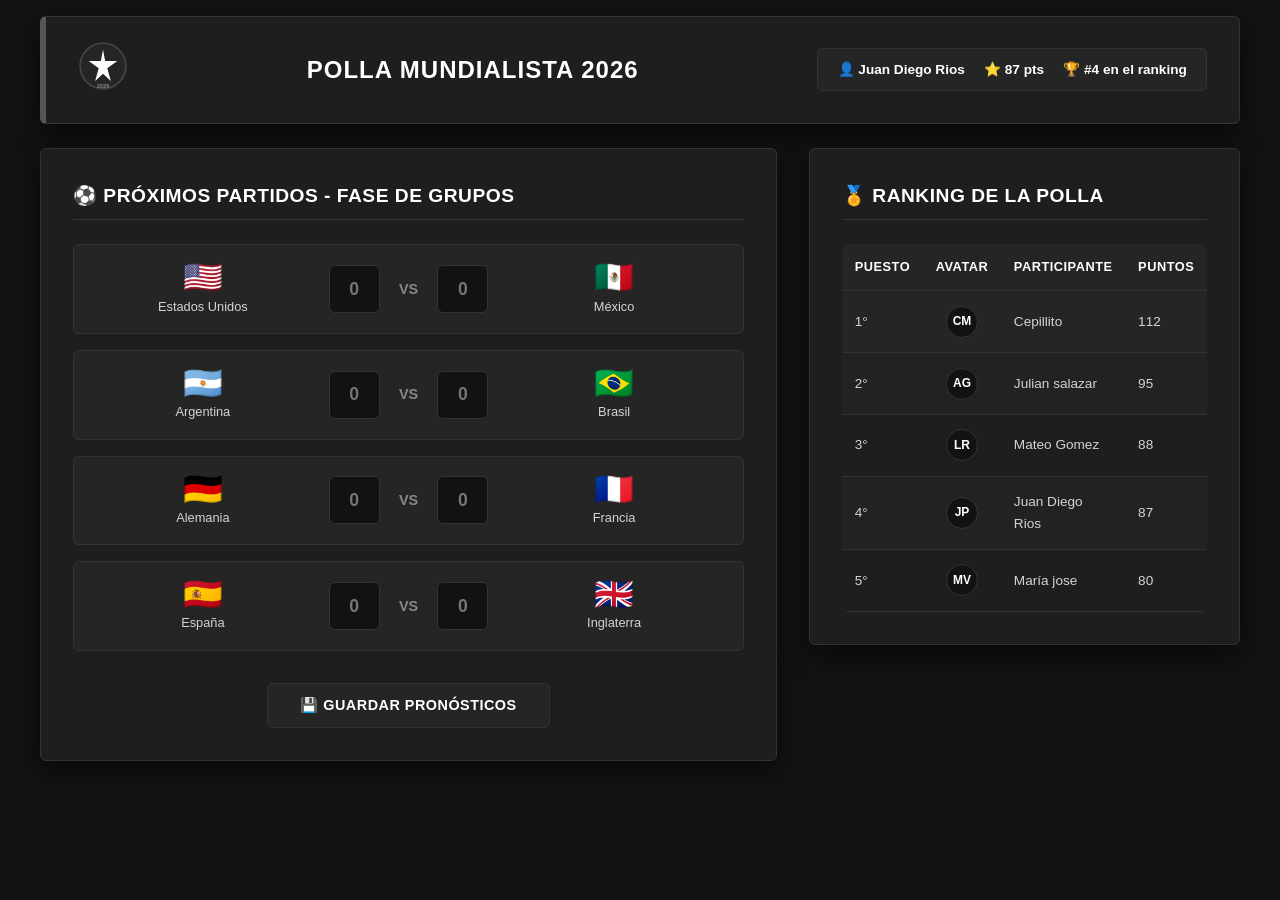
<file: trimestre1/FrontEnd/htmlBasics/HTML_TALLER/Taller3.html/Punto2/polla.html>
<!DOCTYPE html>
<html lang="es">
<head>
  <meta charset="UTF-8">
  <meta name="viewport" content="width=device-width, initial-scale=1.0">
  <title>Polla Mundialista 2026</title>
  <style>
    /* ============================================
       VARIABLES DE COLOR (DARK MODE MINIMALISTA)
       ============================================ */
    :root {
      --bg-primary: #121212;
      --bg-secondary: #1e1e1e;
      --bg-tertiary: #252525;
      --text-primary: #ffffff;
      --text-secondary: #d4d4d4;
      --text-muted: #888888;
      --border-color: #333333;
      --border-light: #444444;
      --accent-color: #555555;
      --accent-hover: #777777;
      --shadow: 0 10px 25px rgba(0, 0, 0, 0.5);
      --radius: 6px;
      --transition: 0.2s ease-in-out;
    }

    /* ============================================
       RESET Y CONFIGURACIÓN GLOBAL
       ============================================ */
    *,
    *::before,
    *::after {
      box-sizing: border-box;
      margin: 0;
      padding: 0;
    }

    body {
      font-family: 'Segoe UI', Helvetica, Arial, sans-serif;
      background-color: var(--bg-primary);
      color: var(--text-secondary);
      line-height: 1.6;
      min-height: 100vh;
      padding: 1rem;
    }

    /* ============================================
       HEADER
       ============================================ */
    header {
      max-width: 1200px;
      margin: 0 auto 1.5rem auto;
      background: var(--bg-secondary);
      border-radius: var(--radius);
      box-shadow: var(--shadow);
      border-left: 6px solid var(--accent-color);
      border-top: 1px solid var(--border-color);
      border-right: 1px solid var(--border-color);
      border-bottom: 1px solid var(--border-color);
      padding: 1.5rem 2rem;
    }

    .header-contenido {
      display: flex;
      align-items: center;
      justify-content: space-between;
      flex-wrap: wrap;
      gap: 1rem;
    }

    header h1 {
      font-size: 1.5rem;
      font-weight: 700;
      color: var(--text-primary);
      text-transform: uppercase;
      letter-spacing: 1px;
      margin: 0 auto;
      text-align: center;
      flex: 1;
    }

    .logo svg circle {
      fill: var(--bg-tertiary);
      stroke: var(--border-light);
    }
    .logo svg path {
      fill: var(--text-primary);
    }
    .logo svg text {
      fill: var(--text-muted);
    }

    .widget-usuario {
      background: var(--bg-tertiary);
      border-radius: var(--radius);
      padding: 0.6rem 1.2rem;
      border: 1px solid var(--border-color);
      color: var(--text-primary);
      font-size: 0.85rem;
    }

    .usuario-info {
      display: flex;
      gap: 1.2rem;
      font-weight: 600;
      flex-wrap: wrap;
      justify-content: flex-end;
    }

    /* ============================================
       MAIN LAYOUT
       ============================================ */
    main {
      width: 100%;
      max-width: 1200px;
      margin: 0 auto;
      display: grid;
      grid-template-columns: 2fr 1fr;
      gap: 2rem;
    }

    @media (max-width: 900px) {
      main {
        grid-template-columns: 1fr;
      }
    }

    /* ============================================
       MÓDULO DE PARTIDOS
       ============================================ */
    .modulo-partidos {
      background: var(--bg-secondary);
      border-radius: var(--radius);
      padding: 2rem;
      box-shadow: var(--shadow);
      border: 1px solid var(--border-color);
    }

    .modulo-partidos h2 {
      color: var(--text-primary);
      font-size: 1.2rem;
      margin-bottom: 1.5rem;
      font-weight: 700;
      text-transform: uppercase;
      letter-spacing: 0.5px;
      border-bottom: 1px solid var(--border-color);
      padding-bottom: 0.5rem;
    }

    .grid-partidos {
      display: grid;
      grid-template-columns: 1fr;
      gap: 1rem;
    }

    /* Tarjeta de partido */
    .tarjeta-partido {
      background: var(--bg-tertiary);
      border-radius: var(--radius);
      padding: 1rem 1.2rem;
      box-shadow: none;
      display: flex;
      align-items: center;
      justify-content: space-between;
      gap: 1rem;
      border: 1px solid var(--border-color);
      transition: border-color var(--transition);
      position: relative;
    }

    .tarjeta-partido:focus-within {
      border-color: var(--accent-hover);
    }

    .equipo {
      display: flex;
      flex-direction: column;
      align-items: center;
      text-align: center;
      flex: 1;
      min-width: 0;
    }

    .bandera {
      font-size: 2rem;
      line-height: 1;
      margin-bottom: 0.2rem;
    }

    .nombre-equipo {
      display: block;
      font-size: 0.8rem;
      color: var(--text-secondary);
      font-weight: 500;
    }

    .vs {
      font-weight: 700;
      font-size: 0.9rem;
      color: var(--text-muted);
      margin: 0 0.2rem;
      flex-shrink: 0;
    }

    .marcador {
      width: 3.2rem;
      height: 3rem;
      text-align: center;
      font-size: 1.1rem;
      font-weight: 700;
      border: 1px solid var(--border-color);
      border-radius: var(--radius);
      background: var(--bg-primary);
      color: var(--text-primary);
      transition: border-color var(--transition);
      appearance: textfield;
      flex-shrink: 0;
    }

    .marcador::-webkit-outer-spin-button,
    .marcador::-webkit-inner-spin-button {
      -webkit-appearance: none;
      margin: 0;
    }

    .marcador:focus {
      outline: none;
      border-color: var(--accent-hover);
    }

    .btn-guardar {
      display: block;
      margin: 2rem auto 0;
      background: var(--bg-tertiary);
      color: var(--text-primary);
      border: 1px solid var(--border-color);
      padding: 0.8rem 2rem;
      font-size: 0.9rem;
      font-weight: 600;
      border-radius: var(--radius);
      cursor: pointer;
      transition: background var(--transition), border-color var(--transition);
      text-transform: uppercase;
      letter-spacing: 0.5px;
    }

    .btn-guardar:hover {
      background: var(--accent-color);
      border-color: var(--accent-hover);
    }

    /* ============================================
       MÓDULO RANKING (ASIDE)
       ============================================ */
    .modulo-ranking {
      background: var(--bg-secondary);
      border-radius: var(--radius);
      padding: 2rem;
      box-shadow: var(--shadow);
      border: 1px solid var(--border-color);
      height: fit-content;
      align-self: start;
    }

    .modulo-ranking h2 {
      color: var(--text-primary);
      font-size: 1.2rem;
      margin-bottom: 1.5rem;
      font-weight: 700;
      text-transform: uppercase;
      letter-spacing: 0.5px;
      border-bottom: 1px solid var(--border-color);
      padding-bottom: 0.5rem;
    }

    .tabla-ranking {
      width: 100%;
      border-collapse: collapse;
      border-radius: var(--radius);
      overflow: hidden;
    }

    .tabla-ranking th {
      text-align: left;
      padding: 0.8rem;
      font-weight: 600;
      color: var(--text-primary);
      background: var(--bg-tertiary);
      font-size: 0.8rem;
      text-transform: uppercase;
      letter-spacing: 0.5px;
      border-bottom: 1px solid var(--border-color);
    }

    .tabla-ranking td {
      padding: 0.9rem 0.8rem;
      border-bottom: 1px solid var(--border-color);
      vertical-align: middle;
      font-weight: 500;
      font-size: 0.85rem;
      color: var(--text-secondary);
    }

    .tabla-ranking tbody tr:nth-child(even) {
      background-color: rgba(255, 255, 255, 0.02);
    }

    .fila-lider {
      background: var(--bg-tertiary) !important;
      font-weight: 600;
      color: var(--text-primary);
    }

    .avatar {
      width: 32px;
      height: 32px;
      border-radius: 50%;
      background: var(--bg-primary);
      color: var(--text-primary);
      border: 1px solid var(--border-color);
      display: flex;
      align-items: center;
      justify-content: center;
      font-weight: 700;
      font-size: 0.75rem;
      margin: 0 auto;
    }

    /* ============================================
       RESPONSIVE
       ============================================ */
    @media (max-width: 650px) {
      header {
        padding: 1rem;
      }
      .header-contenido {
        flex-direction: column;
        align-items: center;
        text-align: center;
      }
      header h1 {
        font-size: 1.2rem;
      }
      .usuario-info {
        justify-content: center;
      }
      .modulo-partidos, .modulo-ranking {
        padding: 1.2rem;
      }
    }
  </style>
</head>
<body>
  <header>
    <div class="header-contenido">
      <div class="logo" aria-hidden="true">
        <svg width="50" height="50" viewBox="0 0 70 70" fill="none">
          <circle cx="35" cy="35" r="32" stroke-width="2.5"/>
          <path d="M35 12 L38 28 L55 28 L41 38 L46 56 L35 46 L24 56 L29 38 L15 28 L32 28 Z"/>
          <text x="35" y="66" text-anchor="middle" font-size="8" font-weight="bold">2026</text>
        </svg>
      </div>
      <h1>Polla Mundialista 2026</h1>
      <div class="widget-usuario">
        <div class="usuario-info">
          <span class="usuario-nombre">👤 Juan Diego Rios</span>
          <span class="usuario-puntos">⭐ 87 pts</span>
          <span class="usuario-posicion">🏆 #4 en el ranking</span>
        </div>
      </div>
    </div>
  </header>

  <main>
    <section class="modulo-partidos" aria-labelledby="partidos-titulo">
      <h2 id="partidos-titulo">⚽ Próximos partidos - Fase de grupos</h2>
      <form class="form-predicciones" novalidate>
        <div class="grid-partidos">
          <article class="tarjeta-partido">
            <div class="equipo equipo-a">
              <span class="bandera" aria-hidden="true">🇺🇸</span>
              <span class="nombre-equipo">Estados Unidos</span>
            </div>
            <input type="number" class="marcador" min="0" aria-label="Marcador Estados Unidos" placeholder="0">
            <span class="vs" aria-hidden="true">VS</span>
            <input type="number" class="marcador" min="0" aria-label="Marcador México" placeholder="0">
            <div class="equipo equipo-b">
              <span class="bandera" aria-hidden="true">🇲🇽</span>
              <span class="nombre-equipo">México</span>
            </div>
          </article>
          <article class="tarjeta-partido">
            <div class="equipo equipo-a">
              <span class="bandera" aria-hidden="true">🇦🇷</span>
              <span class="nombre-equipo">Argentina</span>
            </div>
            <input type="number" class="marcador" min="0" aria-label="Marcador Argentina" placeholder="0">
            <span class="vs" aria-hidden="true">VS</span>
            <input type="number" class="marcador" min="0" aria-label="Marcador Brasil" placeholder="0">
            <div class="equipo equipo-b">
              <span class="bandera" aria-hidden="true">🇧🇷</span>
              <span class="nombre-equipo">Brasil</span>
            </div>
          </article>
          <article class="tarjeta-partido">
            <div class="equipo equipo-a">
              <span class="bandera" aria-hidden="true">🇩🇪</span>
              <span class="nombre-equipo">Alemania</span>
            </div>
            <input type="number" class="marcador" min="0" aria-label="Marcador Alemania" placeholder="0">
            <span class="vs" aria-hidden="true">VS</span>
            <input type="number" class="marcador" min="0" aria-label="Marcador Francia" placeholder="0">
            <div class="equipo equipo-b">
              <span class="bandera" aria-hidden="true">🇫🇷</span>
              <span class="nombre-equipo">Francia</span>
            </div>
          </article>
          <article class="tarjeta-partido">
            <div class="equipo equipo-a">
              <span class="bandera" aria-hidden="true">🇪🇸</span>
              <span class="nombre-equipo">España</span>
            </div>
            <input type="number" class="marcador" min="0" aria-label="Marcador España" placeholder="0">
            <span class="vs" aria-hidden="true">VS</span>
            <input type="number" class="marcador" min="0" aria-label="Marcador Inglaterra" placeholder="0">
            <div class="equipo equipo-b">
              <span class="bandera" aria-hidden="true">🇬🇧</span>
              <span class="nombre-equipo">Inglaterra</span>
            </div>
          </article>
        </div>
        <button type="submit" class="btn-guardar">💾 Guardar Pronósticos</button>
      </form>
    </section>

    <aside class="modulo-ranking" aria-labelledby="ranking-titulo">
      <h2 id="ranking-titulo">🏅 Ranking de la Polla</h2>
      <table class="tabla-ranking">
        <thead>
          <tr>
            <th scope="col">Puesto</th>
            <th scope="col">Avatar</th>
            <th scope="col">Participante</th>
            <th scope="col">Puntos</th>
          </tr>
        </thead>
        <tbody>
          <tr class="fila-lider">
            <td>1°</td>
            <td><div class="avatar" aria-hidden="true">CM</div></td>
            <td>Cepillito</td>
            <td>112</td>
          </tr>
          <tr>
            <td>2°</td>
            <td><div class="avatar" aria-hidden="true">AG</div></td>
            <td>Julian salazar</td>
            <td>95</td>
          </tr>
          <tr>
            <td>3°</td>
            <td><div class="avatar" aria-hidden="true">LR</div></td>
            <td>Mateo Gomez</td>
            <td>88</td>
          </tr>
          <tr>
            <td>4°</td>
            <td><div class="avatar" aria-hidden="true">JP</div></td>
            <td>Juan Diego Rios</td>
            <td>87</td>
          </tr>
          <tr>
            <td>5°</td>
            <td><div class="avatar" aria-hidden="true">MV</div></td>
            <td>María jose</td>
            <td>80</td>
          </tr>
        </tbody>
      </table>
    </aside>
  </main>
</body>
</html>
</file>
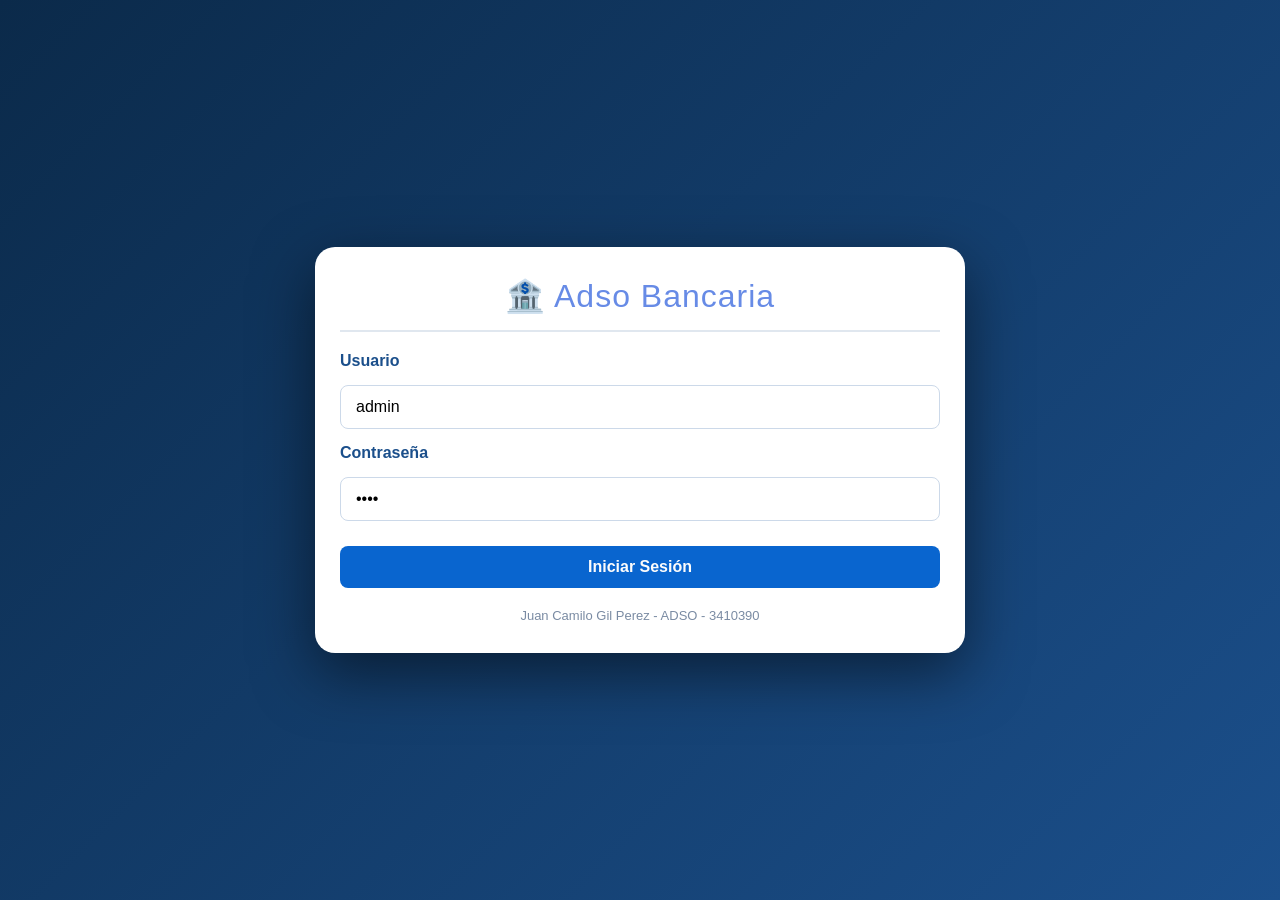
<file: trimestre1/programacion/DartADSO/ejerciciosGuia4/DoWhile/bin/EjemplosClase/5.DoWhile.html>
<!DOCTYPE html>
<html lang="es">
<head>
    <meta charset="UTF-8">
    <meta name="viewport" content="width=device-width, initial-scale=1.0">
    <title>ADSO Bancaria </title>
    <style>
        /* === Mismos estilos (sin cambios) === */
        * { box-sizing: border-box; margin: 0; padding: 0; font-family: 'Segoe UI', Tahoma, Geneva, Verdana, sans-serif; }
        body { background: linear-gradient(135deg, #0b2a4a, #1b4f8b); min-height: 100vh; display: flex; justify-content: center; align-items: center; padding: 20px; }
        .container { background: #ffffff; border-radius: 20px; box-shadow: 0 20px 60px rgba(0,0,0,0.5); width: 100%; max-width: 650px; padding: 30px 25px; transition: 0.3s; }
        h1 { text-align: center; color: #678be6; font-weight: 300; letter-spacing: 1px; margin-bottom: 20px; border-bottom: 2px solid #e0e7ef; padding-bottom: 15px; }
        .login-box { display: flex; flex-direction: column; gap: 15px; }
        .login-box label { font-weight: 600; color: #1b4f8b; }
        .login-box input { padding: 12px 15px; border: 1px solid #ccd9e9; border-radius: 8px; font-size: 16px; transition: 0.2s; }
        .login-box input:focus { border-color: #1b4f8b; box-shadow: 0 0 0 3px rgba(27,79,139,0.2); outline: none; }
        .btn { background: #0965cf; color: rgb(252, 252, 252); border: none; padding: 12px 20px; border-radius: 8px; font-size: 16px; font-weight: 600; cursor: pointer; transition: background 0.2s, transform 0.1s; }
        .btn:hover { background: #0e3a66; }
        .btn:active { transform: scale(0.97); }
        .btn-success { background: #28a745; }
        .btn-success:hover { background: #1e7e34; }
        .btn-danger { background: #dc3545; }
        .btn-danger:hover { background: #b02a37; }
        .btn-secondary { background: #6c757d; }
        .btn-secondary:hover { background: #5a6268; }
        .btn-block { width: 100%; margin-top: 10px; }
        .menu-grid { display: grid; grid-template-columns: 1fr 1fr; gap: 12px; margin: 20px 0; }
        .menu-grid .btn { padding: 16px 10px; font-size: 15px; border-radius: 12px; background: #f0f4fa; color: #1b4f8b; border: 1px solid #d6e0ec; }
        .menu-grid .btn:hover { background: #dae3f0; border-color: #1b4f8b; }
        .seccion { display: none; margin-top: 20px; padding: 20px 0; border-top: 1px solid #e0e7ef; }
        .seccion.active { display: block; }
        .seccion h2 { font-size: 20px; color: #0b2a4a; margin-bottom: 15px; }
        .seccion p { font-size: 18px; background: #f8faff; padding: 15px; border-radius: 10px; border-left: 5px solid #1b4f8b; }
        .seccion label { font-weight: 600; display: block; margin-top: 12px; margin-bottom: 5px; color: #1b4f8b; }
        .seccion input, .seccion select { width: 100%; padding: 12px 15px; border: 1px solid #ccd9e9; border-radius: 8px; font-size: 16px; margin-bottom: 5px; }
        .seccion input:focus, .seccion select:focus { border-color: #1b4f8b; box-shadow: 0 0 0 3px rgba(27,79,139,0.2); outline: none; }
        .mensaje { padding: 12px 15px; border-radius: 8px; margin: 10px 0; font-weight: 500; display: none; }
        .mensaje.exito { background: #d4edda; color: #155724; border: 1px solid #c3e6cb; display: block; }
        .mensaje.error { background: #f8d7da; color: #721c24; border: 1px solid #f5c6cb; display: block; }
        .mensaje.info { background: #d1ecf1; color: #0c5460; border: 1px solid #bee5eb; display: block; }
        .acciones { display: flex; gap: 10px; flex-wrap: wrap; margin-top: 15px; }
        .acciones .btn { flex: 1; min-width: 100px; }
        #saldoMonto { font-weight: 700; color: #1b4f8b; }
        .footer { text-align: center; margin-top: 20px; color: #7a8ba3; font-size: 13px; }
        .pin-generado { background: #fff3cd; border: 1px solid #ffc107; padding: 10px; border-radius: 8px; font-weight: bold; font-size: 1.2rem; text-align: center; margin: 10px 0; }
        .usuario-label { font-weight: 600; color: #1b4f8b; display: block; text-align: center; margin-bottom: 10px; }
        @media (max-width: 480px) { .container { padding: 20px 15px; } .menu-grid { grid-template-columns: 1fr; } }
    </style>
</head>
<body>
<div class="container" id="app">
    <h1>🏦 Adso Bancaria</h1>

    <!-- ========= LOGIN ========= -->
    <div id="loginSection">
        <div class="login-box">
            <label>Usuario</label>
            <input type="text" id="loginUser" placeholder="admin" value="admin">
            <label>Contraseña</label>
            <input type="password" id="loginPass" placeholder="1234" value="1234">
            <button class="btn btn-block" id="btnLogin">Iniciar Sesión</button>
            <div id="loginError" class="mensaje error" style="display:none;">Credenciales incorrectas</div>
        </div>
    </div>

    <!-- ========= MENÚ PRINCIPAL========= -->
    <div id="menuSection" style="display:none;">
        <div class="usuario-label">👤 <span id="usuarioNombre">admin</span></div>
        <div class="menu-grid">
            <button class="btn" data-opcion="1">💰 Consultar Saldo</button>
            <button class="btn" data-opcion="2">📥 Ingresar Fondos</button>
            <button class="btn" data-opcion="3">🏧 Realizar Retiro</button>
            <button class="btn" data-opcion="4">📱 Recarga Celular</button>
            <button class="btn" data-opcion="5">🔄 Transferencia</button>
            <button class="btn" data-opcion="6">🚪 Salir</button>
        </div>
        <div id="mensajeGlobal" class="mensaje"></div>
    </div>

    <!-- ========= SECCIONES DE ACCIONES ========= -->
    <!-- 1. Consultar Saldo -->
    <div id="seccion1" class="seccion">
        <h2>💰 Consultar Saldo</h2>
        <p>Su saldo actual es: <span id="saldoMostrar">$0.00</span></p>
        <button class="btn btn-secondary" onclick="volverMenu()">Volver al Menú</button>
    </div>

    <!-- 2. Ingresar Fondos -->
    <div id="seccion2" class="seccion">
        <h2>📥 Ingresar Fondos</h2>
        <label>Monto a ingresar</label>
        <input type="number" id="montoIngresar" placeholder="Monto (mayor a 0)" min="0.01" step="0.01">
        <button class="btn btn-success" id="btnIngresar">Ingresar</button>
        <div id="msgIngresar" class="mensaje"></div>
        <button class="btn btn-secondary" onclick="volverMenu()">Volver al Menú</button>
    </div>

    <!-- 3. Realizar Retiro (con forma y PIN) -->
    <div id="seccion3" class="seccion">
        <h2>📤 Realizar Retiro</h2>
        <label>Forma de retiro</label>
        <select id="formaRetiro">
            <option value="corresponsal">Corresponsal bancario</option>
            <option value="cajero">Cajero automático</option>
        </select>
        <label>Monto a retirar</label>
        <input type="number" id="montoRetirar" placeholder="Monto (mayor a 0)" min="0.01" step="0.01">
        <button class="btn btn-danger" id="btnRetirar">Retirar</button>
        <div id="msgRetirar" class="mensaje"></div>
        <div id="pinRetiro" class="pin-generado" style="display:none;"></div>
        <button class="btn btn-secondary" onclick="volverMenu()">Volver al Menú</button>
    </div>

    <!-- 4. Recarga Celular (número, operador, monto) -->
    <div id="seccion4" class="seccion">
        <h2>📱 Recarga de Celular</h2>
        <label>Número de celular</label>
        <input type="text" id="numCelular" placeholder="Ej: 3001234567">
        <label>Operador</label>
        <select id="operador">
            <option value="tigo">Tigo</option>
            <option value="claro">Claro</option>
            <option value="movistar">Movistar</option>
            <option value="wom">Wom</option>
        </select>
        <label>Monto a recargar</label>
        <input type="number" id="montoRecarga" placeholder="Monto (mayor a 0)" min="0.01" step="0.01">
        <button class="btn btn-success" id="btnRecargar">Recargar</button>
        <div id="msgRecarga" class="mensaje"></div>
        <button class="btn btn-secondary" onclick="volverMenu()">Volver al Menú</button>
    </div>

    <!-- 5. Transferencia (tipo cuenta, número, monto) -->
    <div id="seccion5" class="seccion">
        <h2>🔄 Transferencia a otra cuenta</h2>
        <label>Tipo de cuenta</label>
        <select id="tipoCuenta">
            <option value="corriente">Cuenta Corriente</option>
            <option value="ahorros">Cuenta de Ahorros</option>
            <option value="nequi">Nequi</option>
            <option value="daviplata">Daviplata</option>
        </select>
        <label>Número de cuenta</label>
        <input type="text" id="numCuenta" placeholder="Número de cuenta o identificación">
        <label>Monto a transferir</label>
        <input type="number" id="montoTransferir" placeholder="Monto (mayor a 0)" min="0.01" step="0.01">
        <button class="btn btn-primary" id="btnTransferir">Transferir</button>
        <div id="msgTransferir" class="mensaje"></div>
        <button class="btn btn-secondary" onclick="volverMenu()">Volver al Menú</button>
    </div>

    <div class="footer">Juan Camilo Gil Perez - ADSO - 3410390</div>
</div>

<script>
    // =================== VARIABLES GLOBALES ===================
    let saldo = 0.0;
    const USUARIO = 'admin';
    const CONTRASENA = '1234';
    let usuarioLogueado = false;

    const STORAGE_KEY = 'saldoAppBancaria';

    // =================== PERSISTENCIA ===================
    function cargarSaldo() {
        const saldoGuardado = localStorage.getItem(STORAGE_KEY);
        if (saldoGuardado !== null) {
            const parseado = parseFloat(saldoGuardado);
            if (!isNaN(parseado) && parseado >= 0) {
                saldo = parseado;
                return;
            }
        }
        saldo = 0.0;
    }

    function guardarSaldo() {
        localStorage.setItem(STORAGE_KEY, saldo.toString());
    }

    // =================== DOM ===================
    const loginSection = document.getElementById('loginSection');
    const menuSection = document.getElementById('menuSection');
    const loginUser = document.getElementById('loginUser');
    const loginPass = document.getElementById('loginPass');
    const btnLogin = document.getElementById('btnLogin');
    const loginError = document.getElementById('loginError');
    const usuarioNombre = document.getElementById('usuarioNombre');
    const mensajeGlobal = document.getElementById('mensajeGlobal');

    const secciones = {
        1: document.getElementById('seccion1'),
        2: document.getElementById('seccion2'),
        3: document.getElementById('seccion3'),
        4: document.getElementById('seccion4'),
        5: document.getElementById('seccion5'),
    };

    const saldoMostrar = document.getElementById('saldoMostrar');
    const montoIngresar = document.getElementById('montoIngresar');
    const btnIngresar = document.getElementById('btnIngresar');
    const msgIngresar = document.getElementById('msgIngresar');

    const formaRetiro = document.getElementById('formaRetiro');
    const montoRetirar = document.getElementById('montoRetirar');
    const btnRetirar = document.getElementById('btnRetirar');
    const msgRetirar = document.getElementById('msgRetirar');
    const pinRetiroDiv = document.getElementById('pinRetiro');

    const numCelular = document.getElementById('numCelular');
    const operador = document.getElementById('operador');
    const montoRecarga = document.getElementById('montoRecarga');
    const btnRecargar = document.getElementById('btnRecargar');
    const msgRecarga = document.getElementById('msgRecarga');

    const tipoCuenta = document.getElementById('tipoCuenta');
    const numCuenta = document.getElementById('numCuenta');
    const montoTransferir = document.getElementById('montoTransferir');
    const btnTransferir = document.getElementById('btnTransferir');
    const msgTransferir = document.getElementById('msgTransferir');

    // =================== FUNCIONES AUXILIARES ===================
    function limpiarPantalla() {
        Object.values(secciones).forEach(sec => sec.classList.remove('active'));
        mensajeGlobal.style.display = 'none';
        mensajeGlobal.className = 'mensaje';
        mensajeGlobal.textContent = '';
        [montoIngresar, montoRetirar, montoRecarga, montoTransferir, numCelular, numCuenta].forEach(inp => inp.value = '');
        [msgIngresar, msgRetirar, msgRecarga, msgTransferir].forEach(msg => {
            msg.style.display = 'none';
            msg.className = 'mensaje';
            msg.textContent = '';
        });
        pinRetiroDiv.style.display = 'none';
        pinRetiroDiv.textContent = '';
        formaRetiro.selectedIndex = 0;
        operador.selectedIndex = 0;
        tipoCuenta.selectedIndex = 0;
    }

    function mostrarMensaje(contenedor, texto, tipo) {
        contenedor.textContent = texto;
        contenedor.className = 'mensaje ' + tipo;
        contenedor.style.display = 'block';
    }

    function ocultarMensajesEspecificos() {
        [msgIngresar, msgRetirar, msgRecarga, msgTransferir].forEach(msg => {
            msg.style.display = 'none';
            msg.className = 'mensaje';
            msg.textContent = '';
        });
        pinRetiroDiv.style.display = 'none';
        pinRetiroDiv.textContent = '';
    }

    function actualizarSaldoMostrado() {
        saldoMostrar.textContent = `$${saldo.toFixed(2)}`;
    }

    function volverMenu() {
        limpiarPantalla();
        menuSection.style.display = 'block';
        Object.values(secciones).forEach(sec => sec.classList.remove('active'));
    }

    function mostrarSeccion(num) {
        limpiarPantalla();
        Object.values(secciones).forEach(sec => sec.classList.remove('active'));
        if (secciones[num]) {
            secciones[num].classList.add('active');
            if (num === 1) actualizarSaldoMostrado();
            mensajeGlobal.style.display = 'none';
        }
        menuSection.style.display = 'none';
    }

    function generarPin() {
        return Math.floor(1000 + Math.random() * 9000).toString();
    }

    function validarMonto(monto, contenedorMsg) {
        if (isNaN(monto) || monto <= 0) {
            mostrarMensaje(contenedorMsg, 'El monto debe ser un número mayor a 0.', 'error');
            return null;
        }
        return monto;
    }

    // =================== LOGIN ===================
    btnLogin.addEventListener('click', () => {
        const user = loginUser.value.trim();
        const pass = loginPass.value.trim();
        if (user === USUARIO && pass === CONTRASENA) {
            usuarioLogueado = true;
            loginError.style.display = 'none';
            loginSection.style.display = 'none';
            menuSection.style.display = 'block';
            usuarioNombre.textContent = user;
            cargarSaldo();
            actualizarSaldoMostrado();
            limpiarPantalla();
            mostrarMensaje(mensajeGlobal, `Bienvenido ${user}. Saldo actual: $${saldo.toFixed(2)}`, 'info');
            setTimeout(() => { mensajeGlobal.style.display = 'none'; }, 2500);
        } else {
            loginError.style.display = 'block';
            loginError.textContent = 'Credenciales incorrectas. Intente de nuevo.';
        }
    });

    loginPass.addEventListener('keypress', (e) => { if (e.key === 'Enter') btnLogin.click(); });

    // =================== MENÚ ===================
    document.querySelectorAll('.menu-grid .btn[data-opcion]').forEach(btn => {
        btn.addEventListener('click', () => {
            const op = parseInt(btn.dataset.opcion);
            if (op === 6) {
                // Opción "Salir": cierra sesión y vuelve al login
                cerrarSesion();
                return;
            }
            mostrarSeccion(op);
        });
    });

    function cerrarSesion() {
        usuarioLogueado = false;
        menuSection.style.display = 'none';
        loginSection.style.display = 'block';
        limpiarPantalla();
        loginError.style.display = 'none';
        loginUser.value = 'admin';
        loginPass.value = '1234';
        mensajeGlobal.style.display = 'none';
        Object.values(secciones).forEach(sec => sec.classList.remove('active'));
    }

    // =================== OPERACIONES (con guardado) ===================

    // Ingresar Fondos
    btnIngresar.addEventListener('click', () => {
        ocultarMensajesEspecificos();
        const monto = parseFloat(montoIngresar.value);
        const valido = validarMonto(monto, msgIngresar);
        if (valido === null) return;
        saldo += valido;
        guardarSaldo();
        actualizarSaldoMostrado();
        mostrarMensaje(msgIngresar, `Se ingresaron $${valido.toFixed(2)}. Nuevo saldo: $${saldo.toFixed(2)}`, 'exito');
        montoIngresar.value = '';
        if (secciones[1].classList.contains('active')) actualizarSaldoMostrado();
    });
    montoIngresar.addEventListener('keypress', (e) => { if (e.key === 'Enter') btnIngresar.click(); });

    // Retiro
    btnRetirar.addEventListener('click', () => {
        ocultarMensajesEspecificos();
        const monto = parseFloat(montoRetirar.value);
        const valido = validarMonto(monto, msgRetirar);
        if (valido === null) return;
        if (valido > saldo) {
            mostrarMensaje(msgRetirar, `Saldo insuficiente. Su saldo actual es $${saldo.toFixed(2)}`, 'error');
            return;
        }
        saldo -= valido;
        guardarSaldo();
        actualizarSaldoMostrado();
        const pin = generarPin();
        const forma = formaRetiro.value === 'corresponsal' ? 'Corresponsal bancario' : 'Cajero automático';
        mostrarMensaje(msgRetirar, `Retiro exitoso por $${valido.toFixed(2)} a través de ${forma}.`, 'exito');
        pinRetiroDiv.textContent = `🔑 PIN de retiro: ${pin}`;
        pinRetiroDiv.style.display = 'block';
        montoRetirar.value = '';
        if (secciones[1].classList.contains('active')) actualizarSaldoMostrado();
    });
    montoRetirar.addEventListener('keypress', (e) => { if (e.key === 'Enter') btnRetirar.click(); });

    // Recarga
    btnRecargar.addEventListener('click', () => {
        ocultarMensajesEspecificos();
        const numero = numCelular.value.trim();
        if (numero === '') {
            mostrarMensaje(msgRecarga, 'Debe ingresar un número de celular.', 'error');
            return;
        }
        if (!/^\d{7,15}$/.test(numero)) {
            mostrarMensaje(msgRecarga, 'Número de celular inválido. Use solo dígitos (7-15).', 'error');
            return;
        }
        const monto = parseFloat(montoRecarga.value);
        const valido = validarMonto(monto, msgRecarga);
        if (valido === null) return;
        if (valido > saldo) {
            mostrarMensaje(msgRecarga, `Saldo insuficiente. Su saldo actual es $${saldo.toFixed(2)}`, 'error');
            return;
        }
        saldo -= valido;
        guardarSaldo();
        actualizarSaldoMostrado();
        const op = operador.options[operador.selectedIndex].text;
        mostrarMensaje(msgRecarga, `Recarga de $${valido.toFixed(2)} para ${numero} (${op}) realizada. Nuevo saldo: $${saldo.toFixed(2)}`, 'exito');
        numCelular.value = '';
        montoRecarga.value = '';
        if (secciones[1].classList.contains('active')) actualizarSaldoMostrado();
    });
    montoRecarga.addEventListener('keypress', (e) => { if (e.key === 'Enter') btnRecargar.click(); });

    // Transferencia
    btnTransferir.addEventListener('click', () => {
        ocultarMensajesEspecificos();
        const cuenta = numCuenta.value.trim();
        if (cuenta === '') {
            mostrarMensaje(msgTransferir, 'Debe ingresar el número de cuenta o identificación.', 'error');
            return;
        }
        const monto = parseFloat(montoTransferir.value);
        const valido = validarMonto(monto, msgTransferir);
        if (valido === null) return;
        if (valido > saldo) {
            mostrarMensaje(msgTransferir, `Saldo insuficiente. Su saldo actual es $${saldo.toFixed(2)}`, 'error');
            return;
        }
        saldo -= valido;
        guardarSaldo();
        actualizarSaldoMostrado();
        const tipo = tipoCuenta.options[tipoCuenta.selectedIndex].text;
        mostrarMensaje(msgTransferir, `Transferencia de $${valido.toFixed(2)} a cuenta ${tipo} N° ${cuenta} realizada. Nuevo saldo: $${saldo.toFixed(2)}`, 'exito');
        numCuenta.value = '';
        montoTransferir.value = '';
        if (secciones[1].classList.contains('active')) actualizarSaldoMostrado();
    });
    montoTransferir.addEventListener('keypress', (e) => { if (e.key === 'Enter') btnTransferir.click(); });

    // =================== INICIO ===================
    Object.values(secciones).forEach(sec => sec.classList.remove('active'));
    cargarSaldo();
</script>
</body>
</html>
</file>
